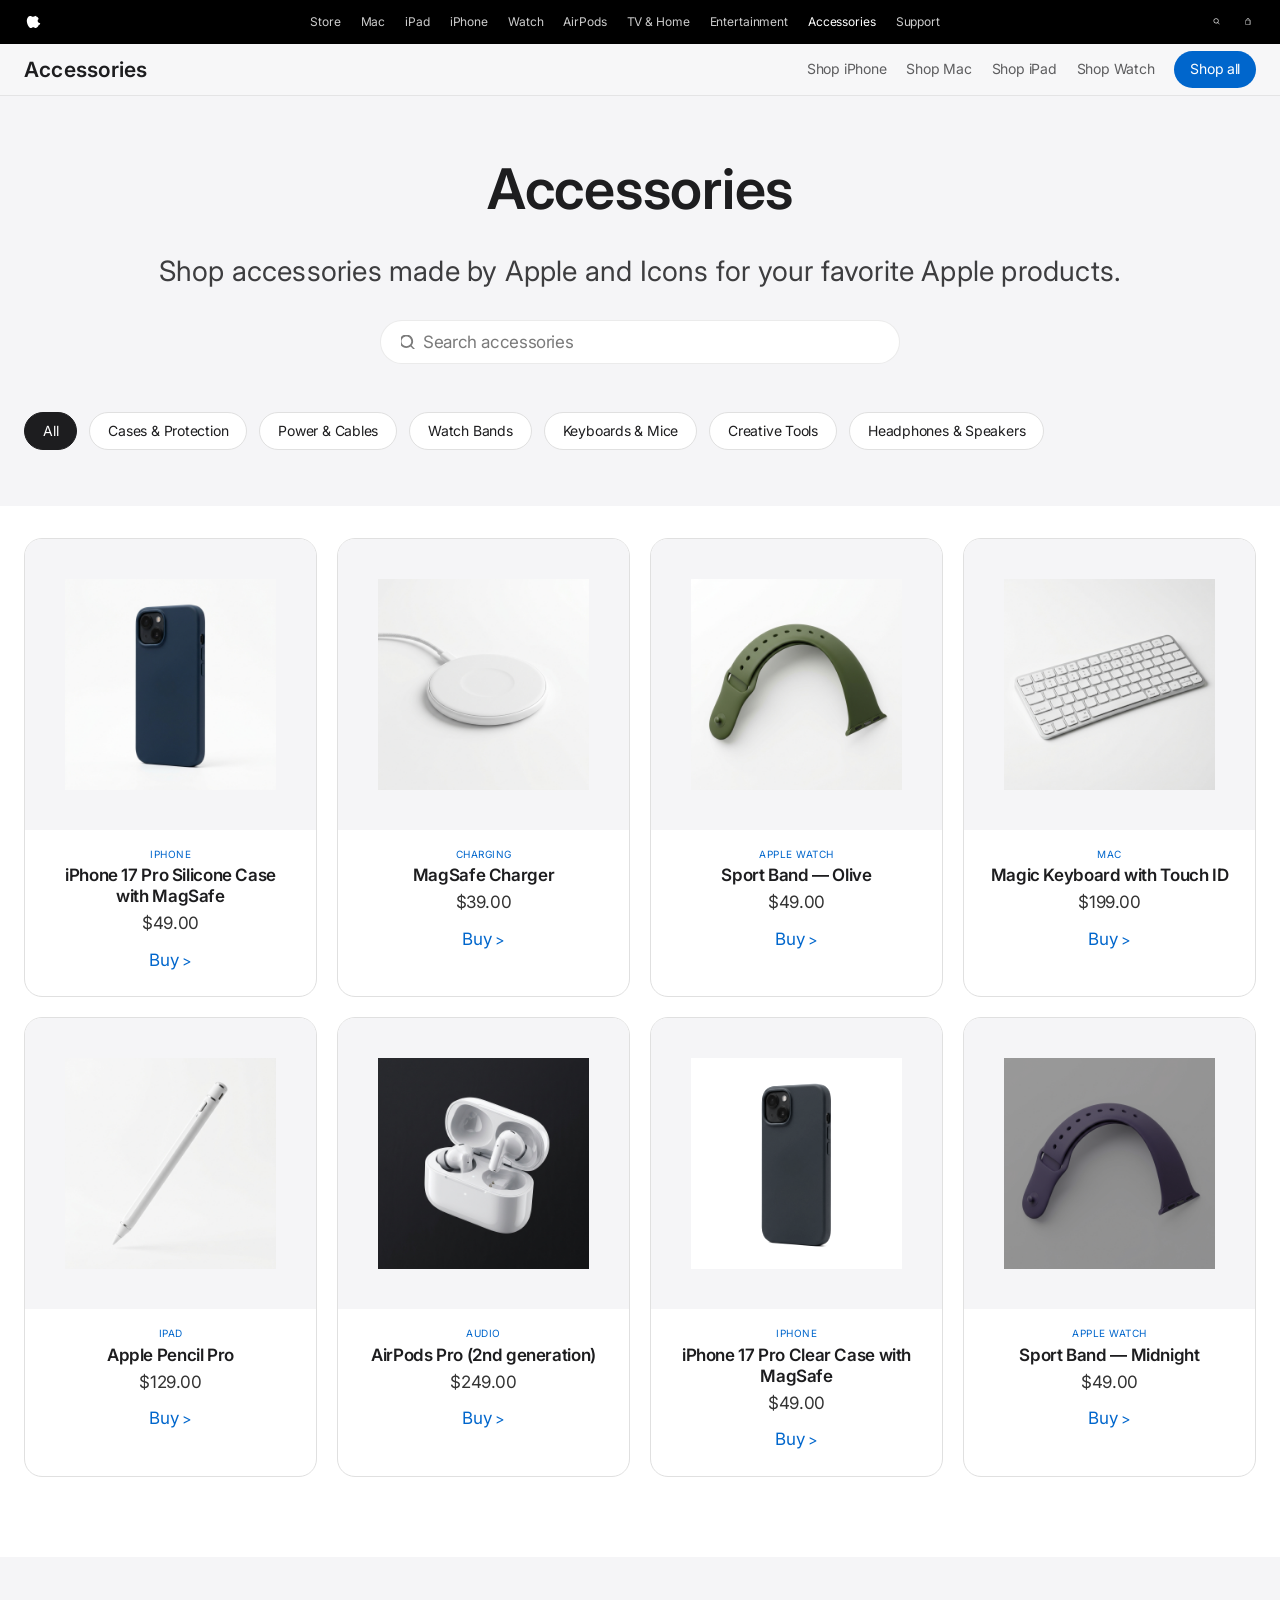
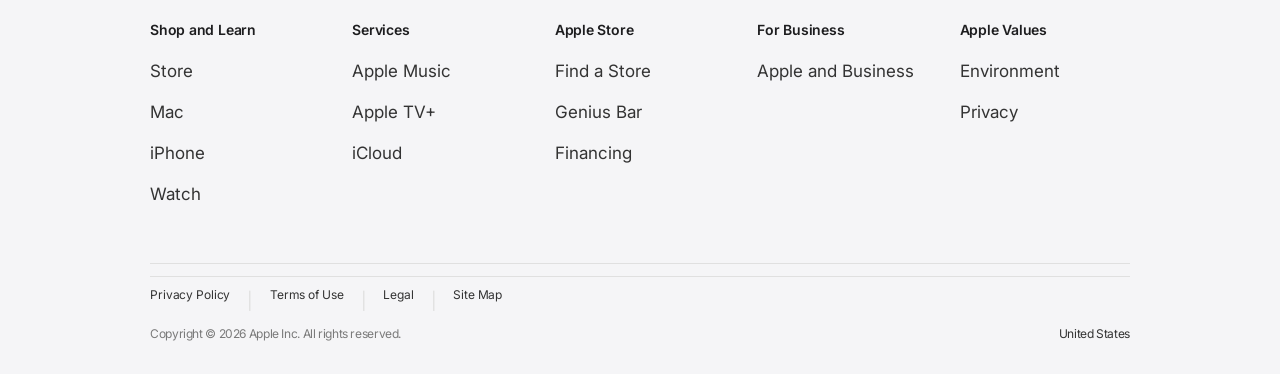
<file: accessories.html>
<!DOCTYPE html>
<html lang="en">
<head>
  <meta charset="UTF-8">
  <meta name="viewport" content="width=device-width, initial-scale=1.0">
  <title>Apple Accessories - Cases, Bands, Chargers, and More</title>
  <meta name="description" content="Shop Apple accessories for iPhone, Mac, iPad, Apple Watch, and more. Free delivery and returns.">

  <link rel="preconnect" href="https://fonts.googleapis.com">
  <link rel="preconnect" href="https://fonts.gstatic.com" crossorigin>
  <link href="https://fonts.googleapis.com/css2?family=Inter:ital,opsz,wght@0,14..32,100..900;1,14..32,100..900&display=swap" rel="stylesheet">

  <!-- Favicon & Icons -->
  <link rel="icon" href="favicon.ico" sizes="any">
  <link rel="icon" href="favicon.svg" type="image/svg+xml">
  <link rel="apple-touch-icon" href="apple-touch-icon.png">

  <link rel="stylesheet" href="css/tokens.css">
  <link rel="stylesheet" href="css/reset.css">
  <link rel="stylesheet" href="css/global.css">
  <link rel="stylesheet" href="css/components.css">
</head>
<body>

  <!-- GLOBAL NAV -->
  <nav class="global-nav" id="global-nav" aria-label="Global Navigation">
    <div class="global-nav__inner">
      <a href="index.html" class="global-nav__logo" aria-label="Apple">
        <svg viewBox="0 0 170 200" xmlns="http://www.w3.org/2000/svg" width="16" height="44">
          <path fill="currentColor" d="M150.37 130.25c-2.45 5.66-5.35 10.87-8.71 15.66-4.58 6.53-8.33 11.05-11.22 13.56-4.48 4.12-9.28 6.23-14.42 6.35-3.69 0-8.14-1.05-13.32-3.18-5.19-2.12-9.97-3.17-14.34-3.17-4.58 0-9.49 1.05-14.75 3.17-5.26 2.13-9.5 3.24-12.74 3.35-4.34.13-9.14-1.9-14.4-6.08-3.38-2.73-7.3-7.42-11.77-14.07-5.87-8.68-10.45-18.42-13.73-29.21-3.29-10.8-4.93-21.16-4.93-31.09 0-14.56 3.69-26.68 11.07-36.36 7.38-9.68 16.71-14.6 28-14.74 4.8 0 10.22 1.25 16.27 3.75 6.05 2.5 10.15 3.75 12.3 3.75 1.84 0 5.86-1.22 12.06-3.67 6.2-2.45 11.45-3.6 15.77-3.44 8.78.36 16.5 3.49 23.16 9.38 6.66 5.89 11.13 13.43 13.41 22.61-7.79 4.71-11.62 11.39-11.51 20.03.12 7.74 3.03 14.15 8.72 19.24 5.69 5.09 12.44 8.01 20.25 8.76-1.57 4.72-3.61 9.5-6.14 14.36zM119.22 31.96c0 5.48-1.98 10.6-5.94 15.36-3.96 4.76-8.8 7.6-14.52 8.52-.36-.6-.54-1.3-.54-2.1 0-5.26 2.06-10.37 6.18-15.34 4.12-4.97 9.1-7.77 14.94-8.4.12.65.18 1.3.18 1.96z"/>
        </svg>
      </a>
      <div class="global-nav__links" id="nav-links">
        <a href="store.html" class="global-nav__link">Store</a>
        <a href="#" class="global-nav__link">Mac</a>
        <a href="#" class="global-nav__link">iPad</a>
        <a href="iphone.html" class="global-nav__link">iPhone</a>
        <a href="#" class="global-nav__link">Watch</a>
        <a href="#" class="global-nav__link">AirPods</a>
        <a href="#" class="global-nav__link">TV & Home</a>
        <a href="#" class="global-nav__link">Entertainment</a>
        <a href="accessories.html" class="global-nav__link global-nav__link--active">Accessories</a>
        <a href="#" class="global-nav__link">Support</a>
      </div>
      <div class="global-nav__actions">
        <a href="#" class="global-nav__action" aria-label="Search">
          <svg viewBox="0 0 15 44" xmlns="http://www.w3.org/2000/svg"><path d="M14.298 27.202l-3.87-3.87c.96-1.28 1.572-2.86 1.572-4.582C12 14.56 8.94 11.5 4.75 11.5S-2.5 14.56-2.5 18.75s3.06 7.25 7.25 7.25c1.722 0 3.302-.612 4.582-1.572l3.87 3.87c.18.18.418.27.654.27s.476-.09.656-.27c.36-.36.36-.948-.004-1.308zM4.75 24c-2.898 0-5.25-2.352-5.25-5.25S1.852 13.5 4.75 13.5 10 15.852 10 18.75 7.648 24 4.75 24z" transform="translate(3)"/></svg>
        </a>
        <a href="#" class="global-nav__action" aria-label="Shopping Bag">
          <svg viewBox="0 0 14 44" xmlns="http://www.w3.org/2000/svg"><path d="M11.3 16h-1.06c-.1-2.24-1.88-4-4.24-4s-4.14 1.76-4.24 4H.7c-.94 0-1.7.76-1.7 1.7v10.6c0 .94.76 1.7 1.7 1.7h10.6c.94 0 1.7-.76 1.7-1.7V17.7c0-.94-.76-1.7-1.7-1.7zM6 13.5c1.6 0 2.9 1.24 3 2.5H3c.1-1.26 1.4-2.5 3-2.5zm5.3 14.8c0 .14-.16.3-.3.3H.7c-.14 0-.3-.16-.3-.3V17.7c0-.14.16-.3.3-.3h1.06v1.34c0 .28.22.5.5.5s.5-.22.5-.5V17.4h5.48v1.34c0 .28.22.5.5.5s.5-.22.5-.5V17.4h1.06c.14 0 .3.16.3.3v10.6z" transform="translate(1)"/></svg>
        </a>
        <button class="global-nav__hamburger" id="nav-hamburger" aria-label="Menu" aria-expanded="false">
          <svg viewBox="0 0 18 18" xmlns="http://www.w3.org/2000/svg"><path d="M0 3h18v1.5H0zM0 8.25h18v1.5H0zM0 13.5h18V15H0z"/></svg>
        </button>
      </div>
    </div>
  </nav>

  <div class="global-nav__mobile-tray" id="mobile-tray">
    <a href="store.html" class="global-nav__mobile-link">Store</a>
    <a href="#" class="global-nav__mobile-link">Mac</a>
    <a href="#" class="global-nav__mobile-link">iPad</a>
    <a href="iphone.html" class="global-nav__mobile-link">iPhone</a>
    <a href="#" class="global-nav__mobile-link">Watch</a>
    <a href="#" class="global-nav__mobile-link">AirPods</a>
    <a href="#" class="global-nav__mobile-link">TV & Home</a>
    <a href="#" class="global-nav__mobile-link">Entertainment</a>
    <a href="accessories.html" class="global-nav__mobile-link">Accessories</a>
    <a href="#" class="global-nav__mobile-link">Support</a>
  </div>

  <!-- SUB NAV -->
  <div class="sub-nav" id="sub-nav">
    <div class="sub-nav__inner">
      <a href="accessories.html" class="sub-nav__title">Accessories</a>
      <div class="sub-nav__right">
        <a href="#" class="sub-nav__link">Shop iPhone</a>
        <a href="#" class="sub-nav__link">Shop Mac</a>
        <a href="#" class="sub-nav__link">Shop iPad</a>
        <a href="#" class="sub-nav__link">Shop Watch</a>
        <a href="store.html" class="btn-primary btn-primary--sm">Shop all</a>
      </div>
    </div>
  </div>

  <!-- MAIN CONTENT -->
  <main class="main-content">

    <!-- Hero Section -->
    <section class="tile tile--parchment" style="padding: 64px 24px 32px; min-height: auto;">
      <div class="tile__content" style="max-width: var(--width-grid);">
        <h1 class="tile__headline tile__headline--hero" style="margin-bottom: 24px;">Accessories</h1>
        <p class="tile__tagline">Shop accessories made by Apple and Icons for your favorite Apple products.</p>
      </div>
    </section>

    <!-- Search & Filter -->
    <section style="background-color: var(--color-canvas-parchment); padding: 0 24px 32px;">
      <div style="max-width: var(--width-grid); margin: 0 auto;">
        <!-- Search -->
        <div class="search-input" id="accessories-search" style="margin: 0 auto 24px;">
          <div class="search-input__icon">
            <svg viewBox="0 0 15 15" xmlns="http://www.w3.org/2000/svg"><path d="M14.298 13.202l-3.87-3.87c.96-1.28 1.572-2.86 1.572-4.582C12 .56 8.94-2.5 4.75-2.5S-2.5.56-2.5 4.75s3.06 7.25 7.25 7.25c1.722 0 3.302-.612 4.582-1.572l3.87 3.87c.18.18.418.27.654.27s.476-.09.656-.27c.36-.36.36-.948-.004-1.308zM4.75 10c-2.898 0-5.25-2.352-5.25-5.25S1.852-.5 4.75-.5 10 1.852 10 4.75 7.648 10 4.75 10z" transform="translate(1 2)"/></svg>
          </div>
          <input type="text" class="search-input__field" placeholder="Search accessories" id="search-field" autocomplete="off">
        </div>

        <!-- Category Filter -->
        <div class="category-bar" id="category-bar">
          <button class="category-pill category-pill--active" data-category="all" id="filter-all">All</button>
          <button class="category-pill" data-category="cases" id="filter-cases">Cases & Protection</button>
          <button class="category-pill" data-category="charging" id="filter-charging">Power & Cables</button>
          <button class="category-pill" data-category="bands" id="filter-bands">Watch Bands</button>
          <button class="category-pill" data-category="input" id="filter-input">Keyboards & Mice</button>
          <button class="category-pill" data-category="creative" id="filter-creative">Creative Tools</button>
          <button class="category-pill" data-category="audio" id="filter-audio">Headphones & Speakers</button>
        </div>
      </div>
    </section>

    <!-- Accessories Grid -->
    <section class="tile tile--light" style="padding: 32px 24px 80px; min-height: auto;">
      <div style="max-width: var(--width-grid); margin: 0 auto; width: 100%;">
        <div class="utility-grid utility-grid--4" id="accessories-grid" style="padding: 0;">

          <!-- Case - Midnight Blue -->
          <article class="accessory-card fade-in" data-category="cases" id="acc-case-blue">
            <div class="accessory-card__image-wrapper">
              <img src="assets/accessory-case.png" alt="iPhone 17 Pro Silicone Case - Midnight Blue" class="accessory-card__image" loading="lazy">
            </div>
            <div class="accessory-card__info">
              <p class="accessory-card__category">iPhone</p>
              <h3 class="accessory-card__name">iPhone 17 Pro Silicone Case with MagSafe</h3>
              <p class="accessory-card__price">$49.00</p>
              <a href="#" class="text-link text-link--chevron">Buy</a>
            </div>
          </article>

          <!-- Charger -->
          <article class="accessory-card fade-in" data-category="charging" id="acc-charger">
            <div class="accessory-card__image-wrapper">
              <img src="assets/accessory-charger.png" alt="MagSafe Charger" class="accessory-card__image" loading="lazy">
            </div>
            <div class="accessory-card__info">
              <p class="accessory-card__category">Charging</p>
              <h3 class="accessory-card__name">MagSafe Charger</h3>
              <p class="accessory-card__price">$39.00</p>
              <a href="#" class="text-link text-link--chevron">Buy</a>
            </div>
          </article>

          <!-- Watch Band -->
          <article class="accessory-card fade-in" data-category="bands" id="acc-band-olive">
            <div class="accessory-card__image-wrapper">
              <img src="assets/accessory-band.png" alt="Sport Band - Olive" class="accessory-card__image" loading="lazy">
            </div>
            <div class="accessory-card__info">
              <p class="accessory-card__category">Apple Watch</p>
              <h3 class="accessory-card__name">Sport Band — Olive</h3>
              <p class="accessory-card__price">$49.00</p>
              <a href="#" class="text-link text-link--chevron">Buy</a>
            </div>
          </article>

          <!-- Keyboard -->
          <article class="accessory-card fade-in" data-category="input" id="acc-keyboard">
            <div class="accessory-card__image-wrapper">
              <img src="assets/accessory-keyboard.png" alt="Magic Keyboard" class="accessory-card__image" loading="lazy">
            </div>
            <div class="accessory-card__info">
              <p class="accessory-card__category">Mac</p>
              <h3 class="accessory-card__name">Magic Keyboard with Touch ID</h3>
              <p class="accessory-card__price">$199.00</p>
              <a href="#" class="text-link text-link--chevron">Buy</a>
            </div>
          </article>

          <!-- Pencil -->
          <article class="accessory-card fade-in" data-category="creative" id="acc-pencil">
            <div class="accessory-card__image-wrapper">
              <img src="assets/accessory-pencil.png" alt="Apple Pencil Pro" class="accessory-card__image" loading="lazy">
            </div>
            <div class="accessory-card__info">
              <p class="accessory-card__category">iPad</p>
              <h3 class="accessory-card__name">Apple Pencil Pro</h3>
              <p class="accessory-card__price">$129.00</p>
              <a href="#" class="text-link text-link--chevron">Buy</a>
            </div>
          </article>

          <!-- AirPods -->
          <article class="accessory-card fade-in" data-category="audio" id="acc-airpods">
            <div class="accessory-card__image-wrapper">
              <img src="assets/airpods-hero.png" alt="AirPods Pro" class="accessory-card__image" loading="lazy">
            </div>
            <div class="accessory-card__info">
              <p class="accessory-card__category">Audio</p>
              <h3 class="accessory-card__name">AirPods Pro (2nd generation)</h3>
              <p class="accessory-card__price">$249.00</p>
              <a href="#" class="text-link text-link--chevron">Buy</a>
            </div>
          </article>

          <!-- Case 2 - reuse with different name -->
          <article class="accessory-card fade-in" data-category="cases" id="acc-case-clear">
            <div class="accessory-card__image-wrapper">
              <img src="assets/accessory-case.png" alt="Clear Case with MagSafe" class="accessory-card__image" loading="lazy" style="filter: brightness(1.15) saturate(0.3);">
            </div>
            <div class="accessory-card__info">
              <p class="accessory-card__category">iPhone</p>
              <h3 class="accessory-card__name">iPhone 17 Pro Clear Case with MagSafe</h3>
              <p class="accessory-card__price">$49.00</p>
              <a href="#" class="text-link text-link--chevron">Buy</a>
            </div>
          </article>

          <!-- Band 2 -->
          <article class="accessory-card fade-in" data-category="bands" id="acc-band-midnight">
            <div class="accessory-card__image-wrapper">
              <img src="assets/accessory-band.png" alt="Sport Band - Midnight" class="accessory-card__image" loading="lazy" style="filter: hue-rotate(180deg) brightness(0.6);">
            </div>
            <div class="accessory-card__info">
              <p class="accessory-card__category">Apple Watch</p>
              <h3 class="accessory-card__name">Sport Band — Midnight</h3>
              <p class="accessory-card__price">$49.00</p>
              <a href="#" class="text-link text-link--chevron">Buy</a>
            </div>
          </article>

        </div>
      </div>
    </section>

  </main>

  <!-- FOOTER -->
  <footer class="footer" id="site-footer">
    <div class="footer__inner">
      <div class="footer__columns">
        <div class="footer__column">
          <h3 class="footer__column-title">Shop and Learn</h3>
          <a href="store.html" class="footer__link">Store</a>
          <a href="#" class="footer__link">Mac</a>
          <a href="iphone.html" class="footer__link">iPhone</a>
          <a href="#" class="footer__link">Watch</a>
        </div>
        <div class="footer__column">
          <h3 class="footer__column-title">Services</h3>
          <a href="#" class="footer__link">Apple Music</a>
          <a href="#" class="footer__link">Apple TV+</a>
          <a href="#" class="footer__link">iCloud</a>
        </div>
        <div class="footer__column">
          <h3 class="footer__column-title">Apple Store</h3>
          <a href="#" class="footer__link">Find a Store</a>
          <a href="#" class="footer__link">Genius Bar</a>
          <a href="#" class="footer__link">Financing</a>
        </div>
        <div class="footer__column">
          <h3 class="footer__column-title">For Business</h3>
          <a href="#" class="footer__link">Apple and Business</a>
        </div>
        <div class="footer__column">
          <h3 class="footer__column-title">Apple Values</h3>
          <a href="environment.html" class="footer__link">Environment</a>
          <a href="#" class="footer__link">Privacy</a>
        </div>
      </div>
      <div class="footer__legal-links">
        <a href="#" class="footer__legal-link">Privacy Policy</a>
        <span class="footer__legal-separator">|</span>
        <a href="#" class="footer__legal-link">Terms of Use</a>
        <span class="footer__legal-separator">|</span>
        <a href="#" class="footer__legal-link">Legal</a>
        <span class="footer__legal-separator">|</span>
        <a href="#" class="footer__legal-link">Site Map</a>
      </div>
      <div class="footer__copyright">
        <p class="footer__copyright-text">Copyright &copy; 2026 Apple Inc. All rights reserved.</p>
        <a href="#" class="footer__country">United States</a>
      </div>
    </div>
  </footer>

  <script src="js/nav.js"></script>
  <script src="js/main.js"></script>
</body>
</html>
</file>
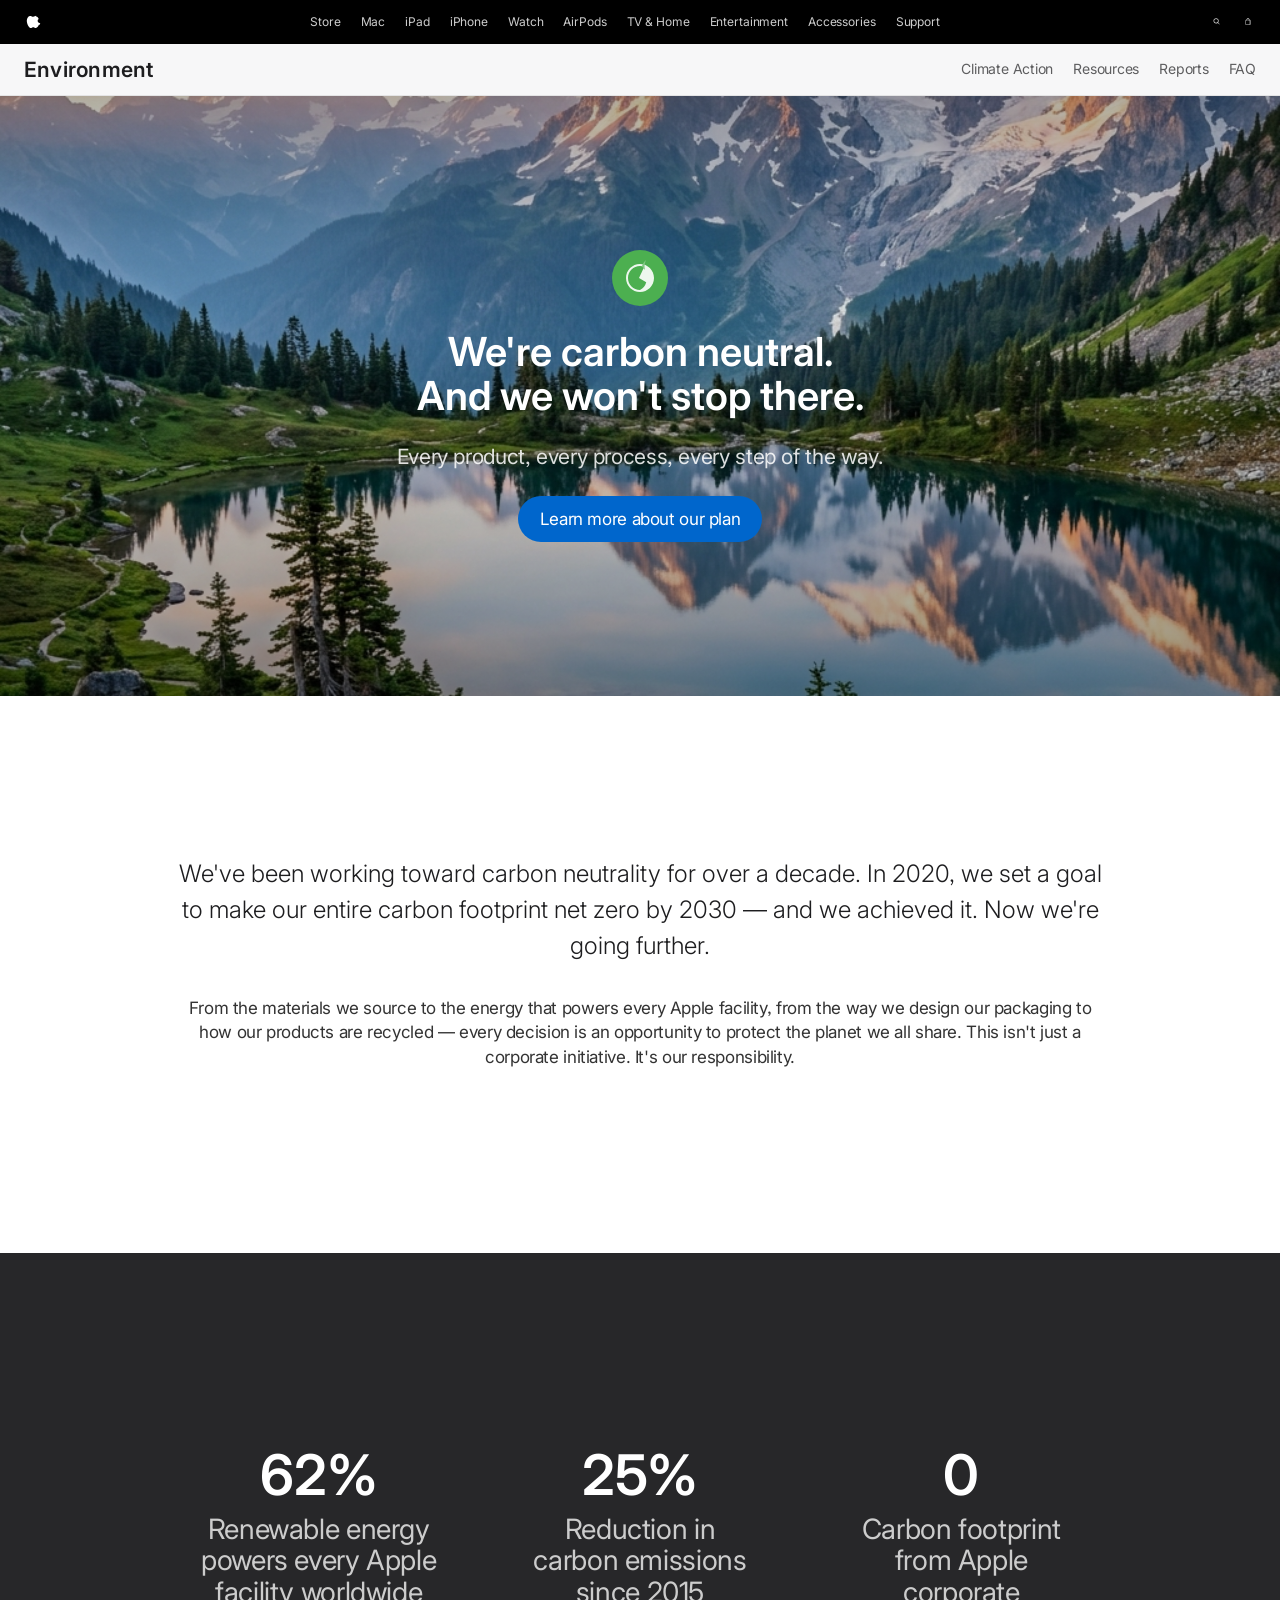
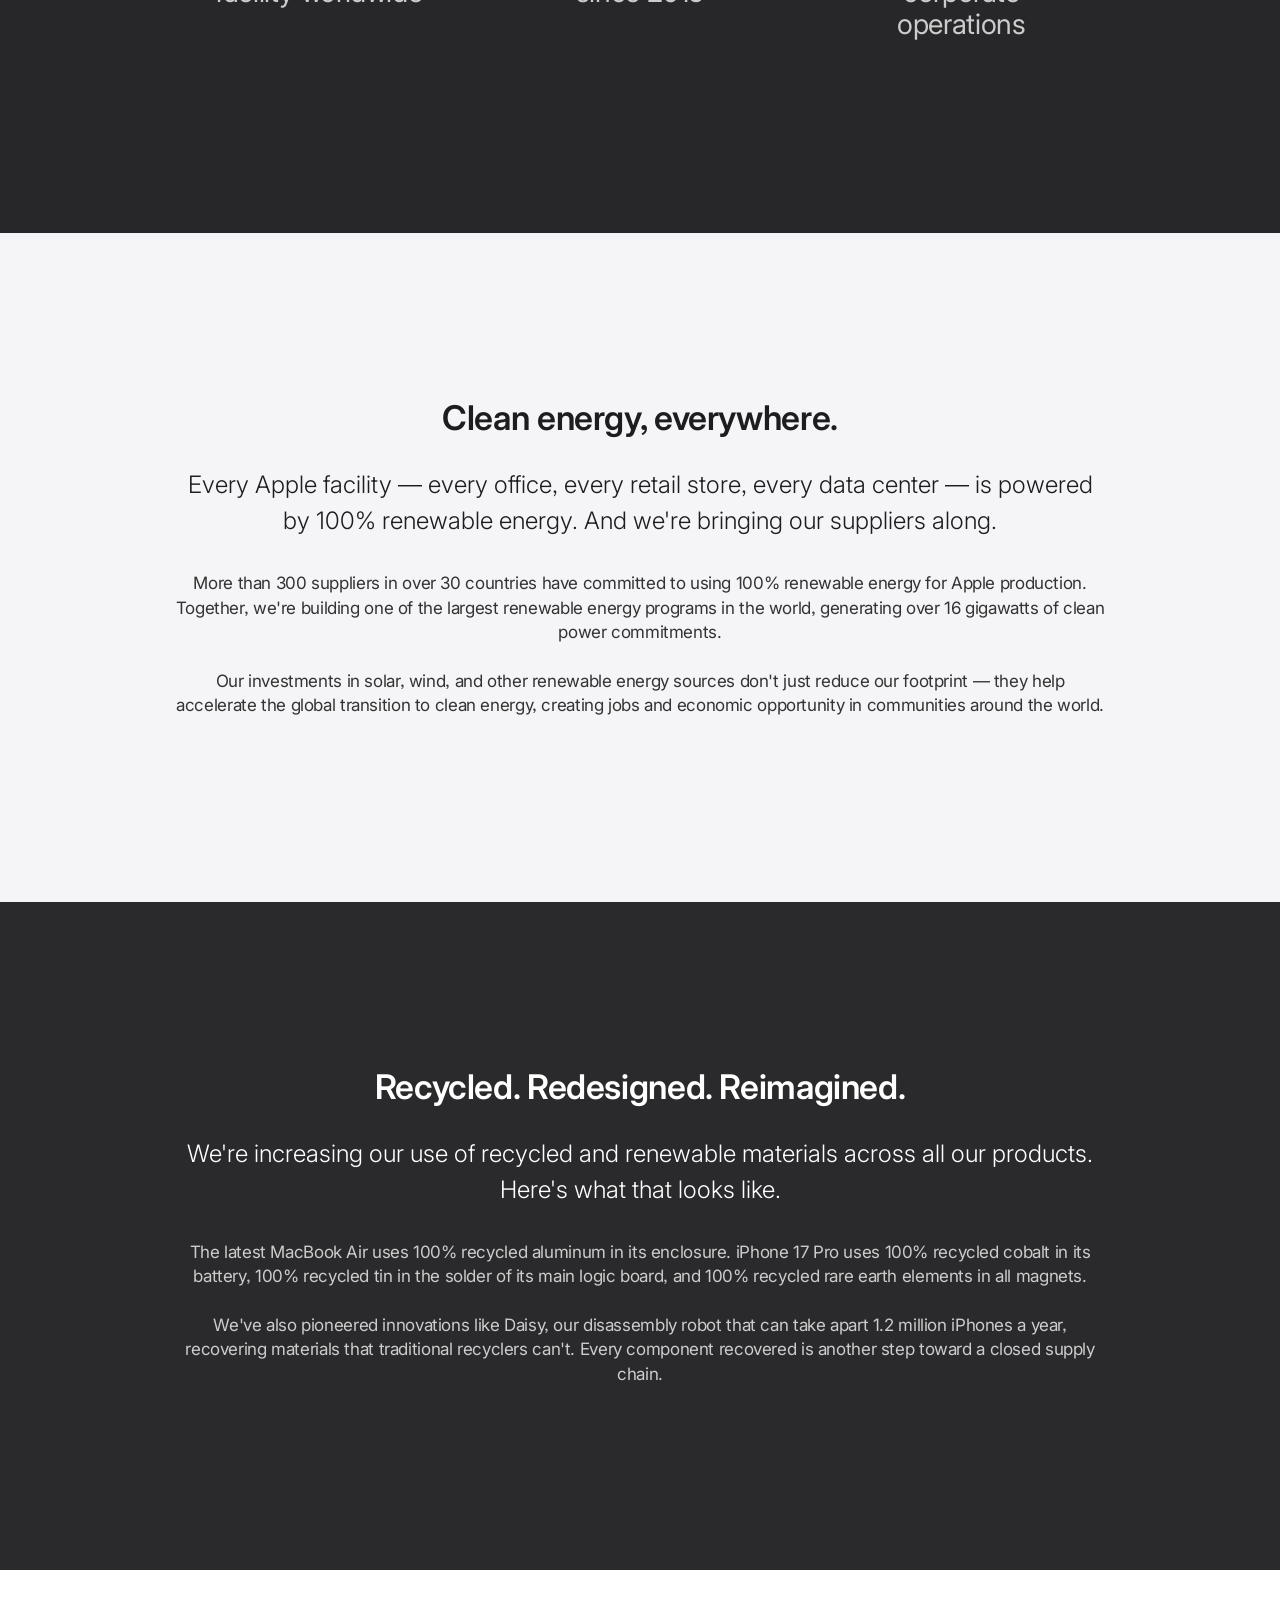
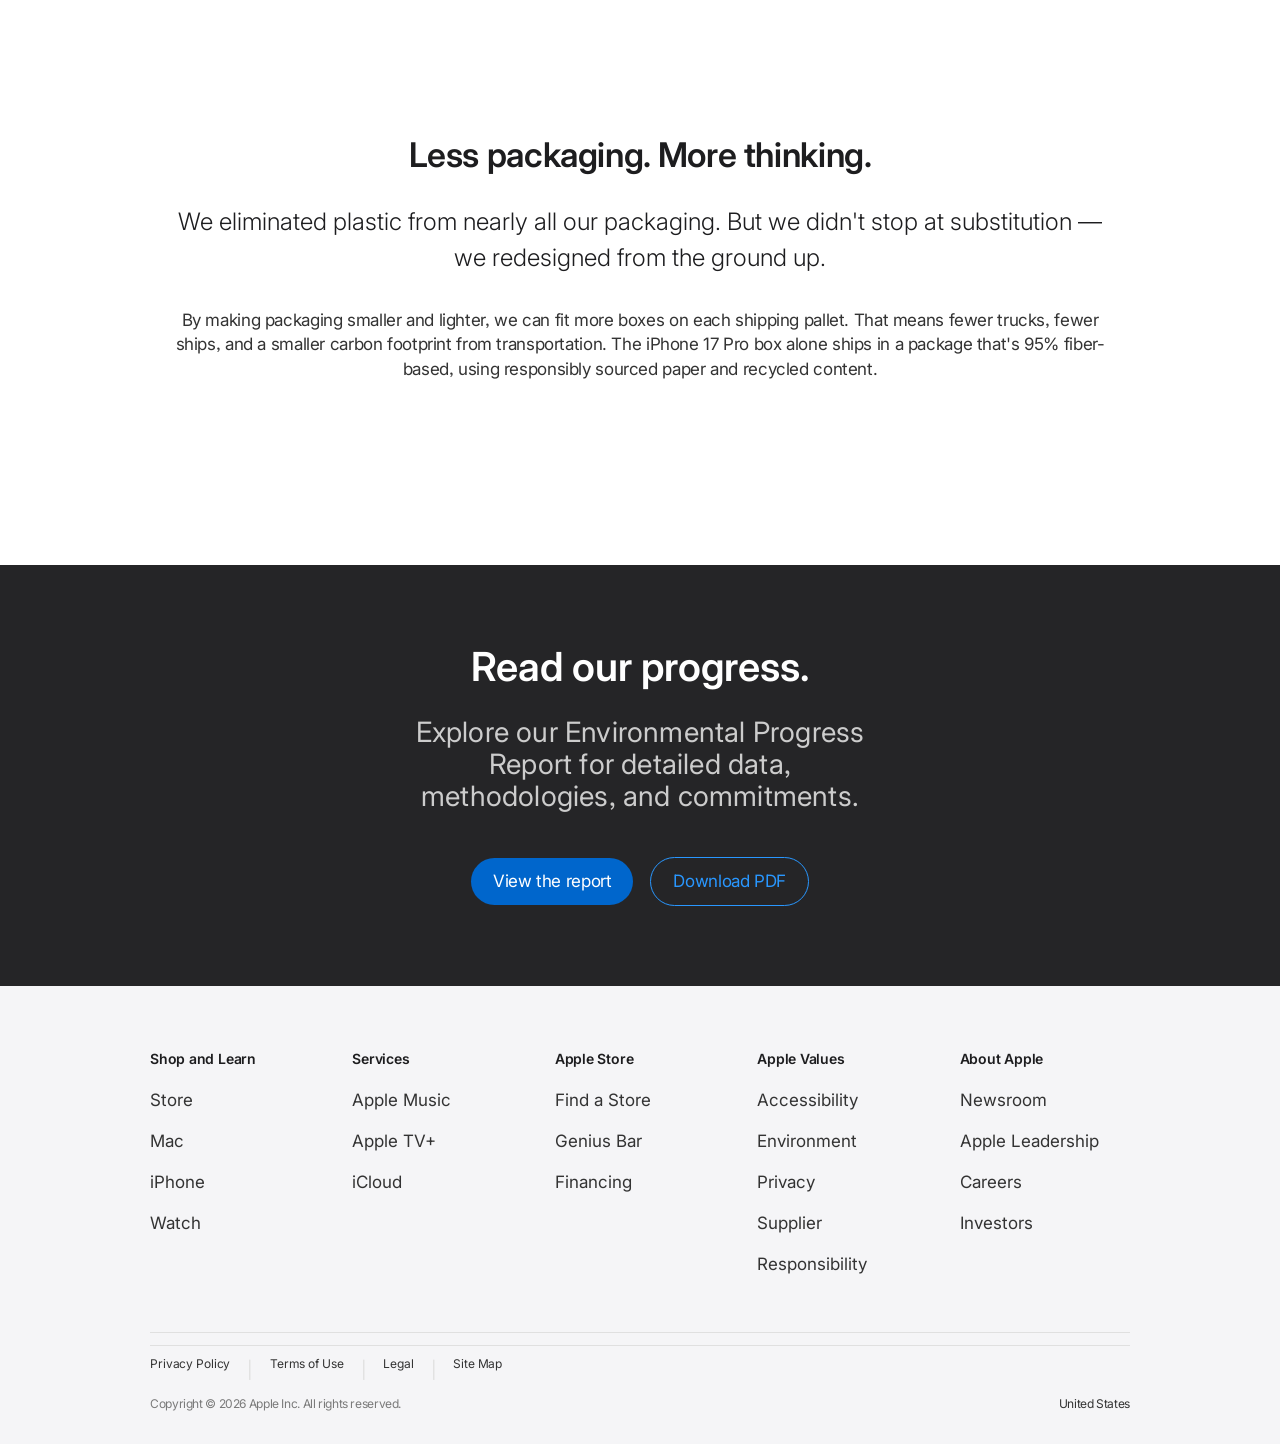
<file: environment.html>
<!DOCTYPE html>
<html lang="en">
<head>
  <meta charset="UTF-8">
  <meta name="viewport" content="width=device-width, initial-scale=1.0">
  <title>Environment - Apple</title>
  <meta name="description" content="Apple is committed to being carbon neutral across its entire business by 2030. Learn about Apple's environmental initiatives and progress.">

  <link rel="preconnect" href="https://fonts.googleapis.com">
  <link rel="preconnect" href="https://fonts.gstatic.com" crossorigin>
  <link href="https://fonts.googleapis.com/css2?family=Inter:ital,opsz,wght@0,14..32,100..900;1,14..32,100..900&display=swap" rel="stylesheet">

  <!-- Favicon & Icons -->
  <link rel="icon" href="favicon.ico" sizes="any">
  <link rel="icon" href="favicon.svg" type="image/svg+xml">
  <link rel="apple-touch-icon" href="apple-touch-icon.png">

  <link rel="stylesheet" href="css/tokens.css">
  <link rel="stylesheet" href="css/reset.css">
  <link rel="stylesheet" href="css/global.css">
  <link rel="stylesheet" href="css/components.css">
</head>
<body>

  <!-- GLOBAL NAV -->
  <nav class="global-nav" id="global-nav" aria-label="Global Navigation">
    <div class="global-nav__inner">
      <a href="index.html" class="global-nav__logo" aria-label="Apple">
        <svg viewBox="0 0 170 200" xmlns="http://www.w3.org/2000/svg" width="16" height="44">
          <path fill="currentColor" d="M150.37 130.25c-2.45 5.66-5.35 10.87-8.71 15.66-4.58 6.53-8.33 11.05-11.22 13.56-4.48 4.12-9.28 6.23-14.42 6.35-3.69 0-8.14-1.05-13.32-3.18-5.19-2.12-9.97-3.17-14.34-3.17-4.58 0-9.49 1.05-14.75 3.17-5.26 2.13-9.5 3.24-12.74 3.35-4.34.13-9.14-1.9-14.4-6.08-3.38-2.73-7.3-7.42-11.77-14.07-5.87-8.68-10.45-18.42-13.73-29.21-3.29-10.8-4.93-21.16-4.93-31.09 0-14.56 3.69-26.68 11.07-36.36 7.38-9.68 16.71-14.6 28-14.74 4.8 0 10.22 1.25 16.27 3.75 6.05 2.5 10.15 3.75 12.3 3.75 1.84 0 5.86-1.22 12.06-3.67 6.2-2.45 11.45-3.6 15.77-3.44 8.78.36 16.5 3.49 23.16 9.38 6.66 5.89 11.13 13.43 13.41 22.61-7.79 4.71-11.62 11.39-11.51 20.03.12 7.74 3.03 14.15 8.72 19.24 5.69 5.09 12.44 8.01 20.25 8.76-1.57 4.72-3.61 9.5-6.14 14.36zM119.22 31.96c0 5.48-1.98 10.6-5.94 15.36-3.96 4.76-8.8 7.6-14.52 8.52-.36-.6-.54-1.3-.54-2.1 0-5.26 2.06-10.37 6.18-15.34 4.12-4.97 9.1-7.77 14.94-8.4.12.65.18 1.3.18 1.96z"/>
        </svg>
      </a>
      <div class="global-nav__links" id="nav-links">
        <a href="store.html" class="global-nav__link">Store</a>
        <a href="#" class="global-nav__link">Mac</a>
        <a href="#" class="global-nav__link">iPad</a>
        <a href="iphone.html" class="global-nav__link">iPhone</a>
        <a href="#" class="global-nav__link">Watch</a>
        <a href="#" class="global-nav__link">AirPods</a>
        <a href="#" class="global-nav__link">TV & Home</a>
        <a href="#" class="global-nav__link">Entertainment</a>
        <a href="accessories.html" class="global-nav__link">Accessories</a>
        <a href="#" class="global-nav__link">Support</a>
      </div>
      <div class="global-nav__actions">
        <a href="#" class="global-nav__action" aria-label="Search">
          <svg viewBox="0 0 15 44" xmlns="http://www.w3.org/2000/svg"><path d="M14.298 27.202l-3.87-3.87c.96-1.28 1.572-2.86 1.572-4.582C12 14.56 8.94 11.5 4.75 11.5S-2.5 14.56-2.5 18.75s3.06 7.25 7.25 7.25c1.722 0 3.302-.612 4.582-1.572l3.87 3.87c.18.18.418.27.654.27s.476-.09.656-.27c.36-.36.36-.948-.004-1.308zM4.75 24c-2.898 0-5.25-2.352-5.25-5.25S1.852 13.5 4.75 13.5 10 15.852 10 18.75 7.648 24 4.75 24z" transform="translate(3)"/></svg>
        </a>
        <a href="#" class="global-nav__action" aria-label="Shopping Bag">
          <svg viewBox="0 0 14 44" xmlns="http://www.w3.org/2000/svg"><path d="M11.3 16h-1.06c-.1-2.24-1.88-4-4.24-4s-4.14 1.76-4.24 4H.7c-.94 0-1.7.76-1.7 1.7v10.6c0 .94.76 1.7 1.7 1.7h10.6c.94 0 1.7-.76 1.7-1.7V17.7c0-.94-.76-1.7-1.7-1.7zM6 13.5c1.6 0 2.9 1.24 3 2.5H3c.1-1.26 1.4-2.5 3-2.5zm5.3 14.8c0 .14-.16.3-.3.3H.7c-.14 0-.3-.16-.3-.3V17.7c0-.14.16-.3.3-.3h1.06v1.34c0 .28.22.5.5.5s.5-.22.5-.5V17.4h5.48v1.34c0 .28.22.5.5.5s.5-.22.5-.5V17.4h1.06c.14 0 .3.16.3.3v10.6z" transform="translate(1)"/></svg>
        </a>
        <button class="global-nav__hamburger" id="nav-hamburger" aria-label="Menu" aria-expanded="false">
          <svg viewBox="0 0 18 18" xmlns="http://www.w3.org/2000/svg"><path d="M0 3h18v1.5H0zM0 8.25h18v1.5H0zM0 13.5h18V15H0z"/></svg>
        </button>
      </div>
    </div>
  </nav>

  <div class="global-nav__mobile-tray" id="mobile-tray">
    <a href="store.html" class="global-nav__mobile-link">Store</a>
    <a href="#" class="global-nav__mobile-link">Mac</a>
    <a href="#" class="global-nav__mobile-link">iPad</a>
    <a href="iphone.html" class="global-nav__mobile-link">iPhone</a>
    <a href="#" class="global-nav__mobile-link">Watch</a>
    <a href="#" class="global-nav__mobile-link">AirPods</a>
    <a href="#" class="global-nav__mobile-link">TV & Home</a>
    <a href="#" class="global-nav__mobile-link">Entertainment</a>
    <a href="accessories.html" class="global-nav__mobile-link">Accessories</a>
    <a href="#" class="global-nav__mobile-link">Support</a>
  </div>

  <!-- SUB NAV -->
  <div class="sub-nav" id="sub-nav">
    <div class="sub-nav__inner">
      <a href="environment.html" class="sub-nav__title">Environment</a>
      <div class="sub-nav__right">
        <a href="#" class="sub-nav__link">Climate Action</a>
        <a href="#" class="sub-nav__link">Resources</a>
        <a href="#" class="sub-nav__link">Reports</a>
        <a href="#" class="sub-nav__link">FAQ</a>
      </div>
    </div>
  </div>

  <!-- MAIN CONTENT -->
  <main class="main-content">

    <!-- Environment Hero (Quote Card with photographic backdrop) -->
    <section class="env-quote-card" id="env-hero" style="background-image: url('assets/environment-hero.png');">
      <div class="env-quote-card__content fade-in">
        <!-- Apple 2030 Logo (Leaf icon) -->
        <div class="env-quote-card__logo">
          <svg viewBox="0 0 56 56" fill="none" xmlns="http://www.w3.org/2000/svg" width="56" height="56">
            <circle cx="28" cy="28" r="28" fill="#4CAF50"/>
            <path d="M28 14c-7.732 0-14 6.268-14 14s6.268 14 14 14 14-6.268 14-14-6.268-14-14-14zm0 26c-6.627 0-12-5.373-12-12s5.373-12 12-12c1.5 0 2.938.276 4.264.78L27 28l7.22 4.264A11.94 11.94 0 0128 40z" fill="white" opacity="0.9"/>
            <path d="M30 16.5c0-1.5 1.5-4.5 4-6.5-1 2.5-1.5 5-1.5 6.5s.5 3 .5 3-1.5-.5-2-1.5-.5-1.5-1-1.5z" fill="#81C784"/>
          </svg>
        </div>
        <h1 class="env-quote-card__headline">We're carbon neutral.<br>And we won't stop there.</h1>
        <p style="font-size: 21px; opacity: 0.85; margin-bottom: 24px; max-width: 600px; margin-left: auto; margin-right: auto;">Every product, every process, every step of the way.</p>
        <a href="#learn-more" class="btn-primary">Learn more about our plan</a>
      </div>
    </section>

    <!-- Editorial: Introduction -->
    <section class="tile tile--light" style="min-height: auto;">
      <div class="editorial fade-in">
        <p class="editorial__lead">
          We've been working toward carbon neutrality for over a decade. In 2020, we set a goal to make our entire carbon footprint net zero by 2030 — and we achieved it. Now we're going further.
        </p>
        <p class="editorial__body">
          From the materials we source to the energy that powers every Apple facility, from the way we design our packaging to how our products are recycled — every decision is an opportunity to protect the planet we all share. This isn't just a corporate initiative. It's our responsibility.
        </p>
      </div>
    </section>

    <!-- Stats Section (Dark tile) -->
    <section class="tile tile--dark fade-in" id="env-stats">
      <div style="max-width: var(--width-content); width: 100%; margin: 0 auto; display: grid; grid-template-columns: repeat(3, 1fr); gap: 32px; padding: 0 24px;">
        <div class="editorial__stat">
          <span class="editorial__stat-number" style="color: var(--color-body-on-dark);">100%</span>
          <span class="editorial__stat-label" style="color: var(--color-body-muted);">Renewable energy powers every Apple facility worldwide</span>
        </div>
        <div class="editorial__stat">
          <span class="editorial__stat-number" style="color: var(--color-body-on-dark);">40%</span>
          <span class="editorial__stat-label" style="color: var(--color-body-muted);">Reduction in carbon emissions since 2015</span>
        </div>
        <div class="editorial__stat">
          <span class="editorial__stat-number" style="color: var(--color-body-on-dark);">0</span>
          <span class="editorial__stat-label" style="color: var(--color-body-muted);">Carbon footprint from Apple corporate operations</span>
        </div>
      </div>
    </section>

    <!-- Editorial: Clean Energy -->
    <section class="tile tile--parchment" style="min-height: auto;">
      <div class="editorial fade-in">
        <h2 class="editorial__heading">Clean energy, everywhere.</h2>
        <p class="editorial__lead">
          Every Apple facility — every office, every retail store, every data center — is powered by 100% renewable energy. And we're bringing our suppliers along.
        </p>
        <p class="editorial__body">
          More than 300 suppliers in over 30 countries have committed to using 100% renewable energy for Apple production. Together, we're building one of the largest renewable energy programs in the world, generating over 16 gigawatts of clean power commitments.
        </p>
        <p class="editorial__body">
          Our investments in solar, wind, and other renewable energy sources don't just reduce our footprint — they help accelerate the global transition to clean energy, creating jobs and economic opportunity in communities around the world.
        </p>
      </div>
    </section>

    <!-- Editorial: Materials -->
    <section class="tile tile--dark-2 fade-in" style="min-height: auto;">
      <div class="editorial" style="color: var(--color-body-on-dark);">
        <h2 class="editorial__heading" style="color: var(--color-body-on-dark);">Recycled. Redesigned. Reimagined.</h2>
        <p class="editorial__lead" style="color: var(--color-body-on-dark);">
          We're increasing our use of recycled and renewable materials across all our products. Here's what that looks like.
        </p>
        <p class="editorial__body" style="color: var(--color-body-muted);">
          The latest MacBook Air uses 100% recycled aluminum in its enclosure. iPhone 17 Pro uses 100% recycled cobalt in its battery, 100% recycled tin in the solder of its main logic board, and 100% recycled rare earth elements in all magnets.
        </p>
        <p class="editorial__body" style="color: var(--color-body-muted);">
          We've also pioneered innovations like Daisy, our disassembly robot that can take apart 1.2 million iPhones a year, recovering materials that traditional recyclers can't. Every component recovered is another step toward a closed supply chain.
        </p>
      </div>
    </section>

    <!-- Editorial: Packaging -->
    <section class="tile tile--light" style="min-height: auto;">
      <div class="editorial fade-in">
        <h2 class="editorial__heading">Less packaging. More thinking.</h2>
        <p class="editorial__lead">
          We eliminated plastic from nearly all our packaging. But we didn't stop at substitution — we redesigned from the ground up.
        </p>
        <p class="editorial__body">
          By making packaging smaller and lighter, we can fit more boxes on each shipping pallet. That means fewer trucks, fewer ships, and a smaller carbon footprint from transportation. The iPhone 17 Pro box alone ships in a package that's 95% fiber-based, using responsibly sourced paper and recycled content.
        </p>
      </div>
    </section>

    <!-- CTA Section -->
    <section class="tile tile--dark-3 fade-in" id="env-cta" style="min-height: 400px;">
      <div class="tile__content">
        <h2 class="tile__headline" style="margin-bottom: 16px;">Read our progress.</h2>
        <p class="type-lead" style="color: var(--color-body-muted); margin-bottom: 24px; max-width: 480px;">
          Explore our Environmental Progress Report for detailed data, methodologies, and commitments.
        </p>
        <div class="tile__ctas">
          <a href="#" class="btn-primary">View the report</a>
          <a href="#" class="btn-secondary-pill btn-secondary-pill--on-dark">Download PDF</a>
        </div>
      </div>
    </section>

  </main>

  <!-- FOOTER -->
  <footer class="footer" id="site-footer">
    <div class="footer__inner">
      <div class="footer__columns">
        <div class="footer__column">
          <h3 class="footer__column-title">Shop and Learn</h3>
          <a href="store.html" class="footer__link">Store</a>
          <a href="#" class="footer__link">Mac</a>
          <a href="iphone.html" class="footer__link">iPhone</a>
          <a href="#" class="footer__link">Watch</a>
        </div>
        <div class="footer__column">
          <h3 class="footer__column-title">Services</h3>
          <a href="#" class="footer__link">Apple Music</a>
          <a href="#" class="footer__link">Apple TV+</a>
          <a href="#" class="footer__link">iCloud</a>
        </div>
        <div class="footer__column">
          <h3 class="footer__column-title">Apple Store</h3>
          <a href="#" class="footer__link">Find a Store</a>
          <a href="#" class="footer__link">Genius Bar</a>
          <a href="#" class="footer__link">Financing</a>
        </div>
        <div class="footer__column">
          <h3 class="footer__column-title">Apple Values</h3>
          <a href="#" class="footer__link">Accessibility</a>
          <a href="environment.html" class="footer__link">Environment</a>
          <a href="#" class="footer__link">Privacy</a>
          <a href="#" class="footer__link">Supplier Responsibility</a>
        </div>
        <div class="footer__column">
          <h3 class="footer__column-title">About Apple</h3>
          <a href="#" class="footer__link">Newsroom</a>
          <a href="#" class="footer__link">Apple Leadership</a>
          <a href="#" class="footer__link">Careers</a>
          <a href="#" class="footer__link">Investors</a>
        </div>
      </div>
      <div class="footer__legal-links">
        <a href="#" class="footer__legal-link">Privacy Policy</a>
        <span class="footer__legal-separator">|</span>
        <a href="#" class="footer__legal-link">Terms of Use</a>
        <span class="footer__legal-separator">|</span>
        <a href="#" class="footer__legal-link">Legal</a>
        <span class="footer__legal-separator">|</span>
        <a href="#" class="footer__legal-link">Site Map</a>
      </div>
      <div class="footer__copyright">
        <p class="footer__copyright-text">Copyright &copy; 2026 Apple Inc. All rights reserved.</p>
        <a href="#" class="footer__country">United States</a>
      </div>
    </div>
  </footer>

  <script src="js/nav.js"></script>
  <script src="js/main.js"></script>
</body>
</html>
</file>
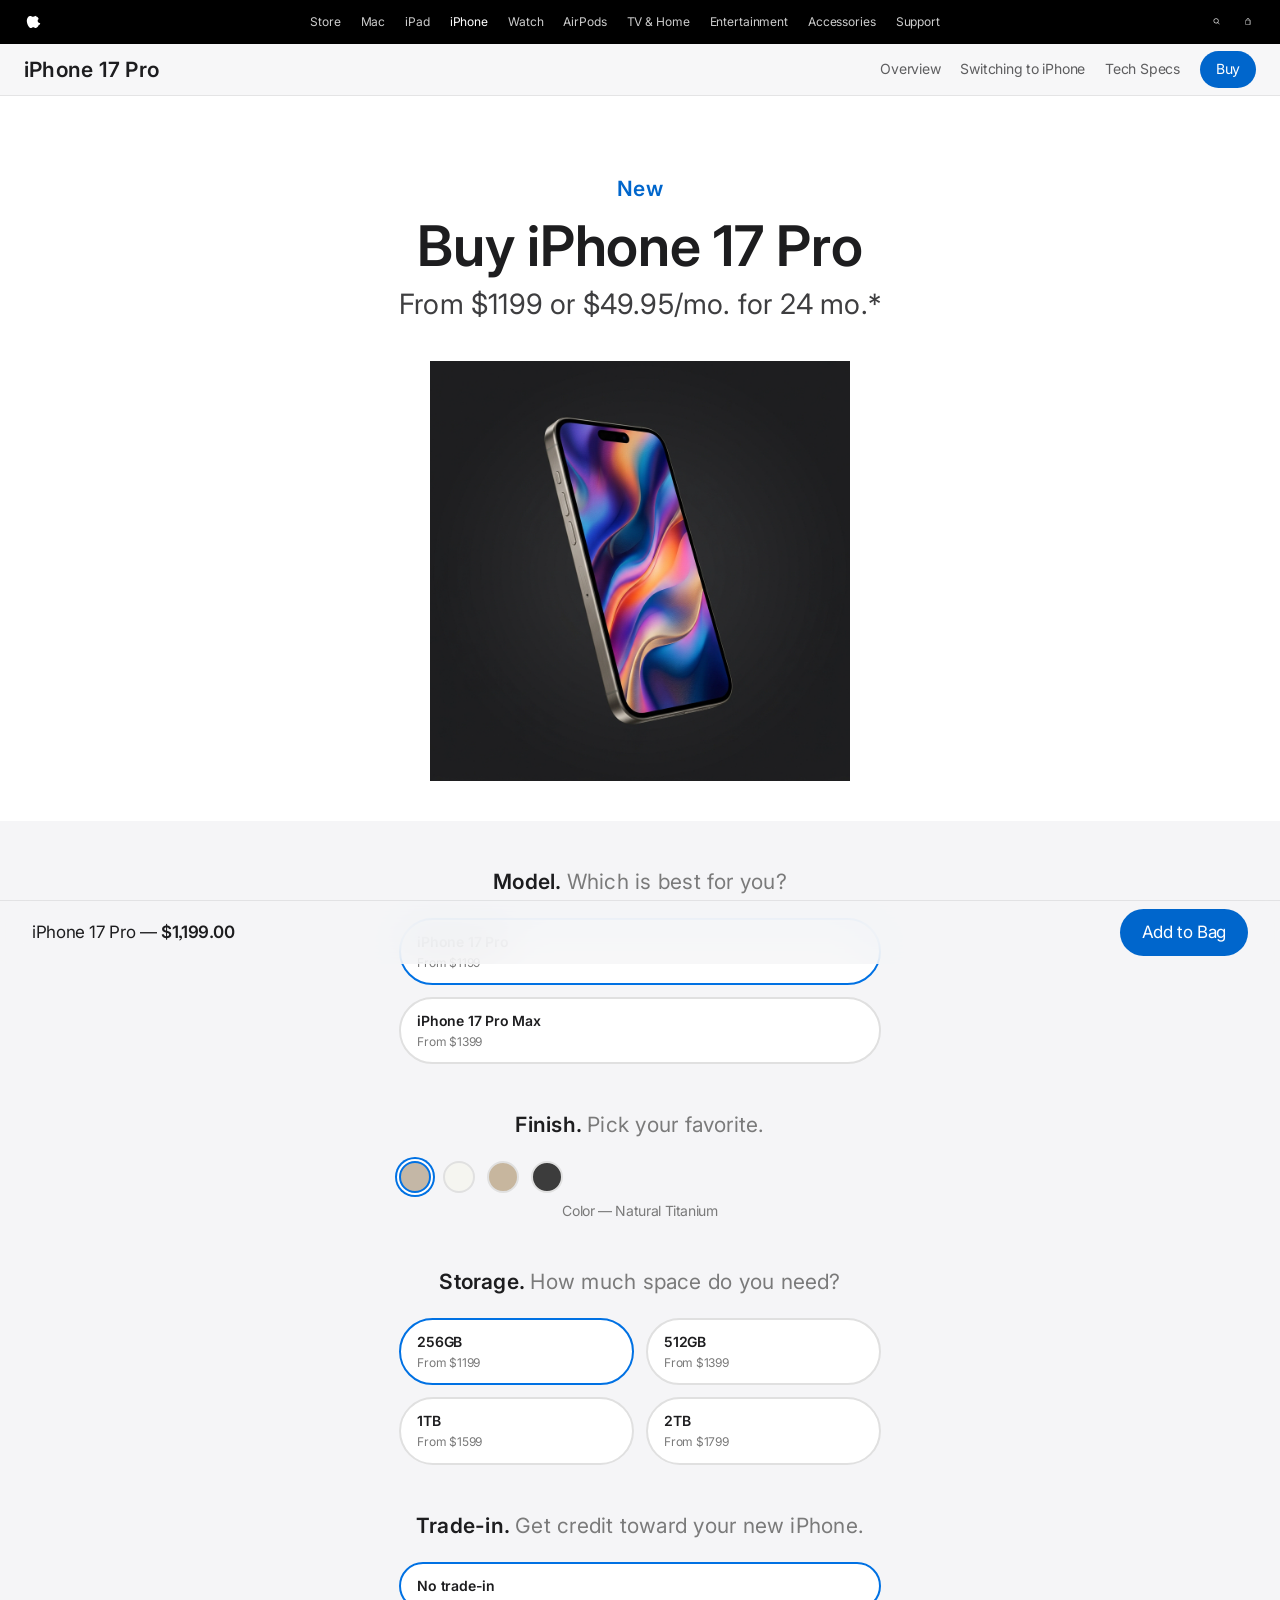
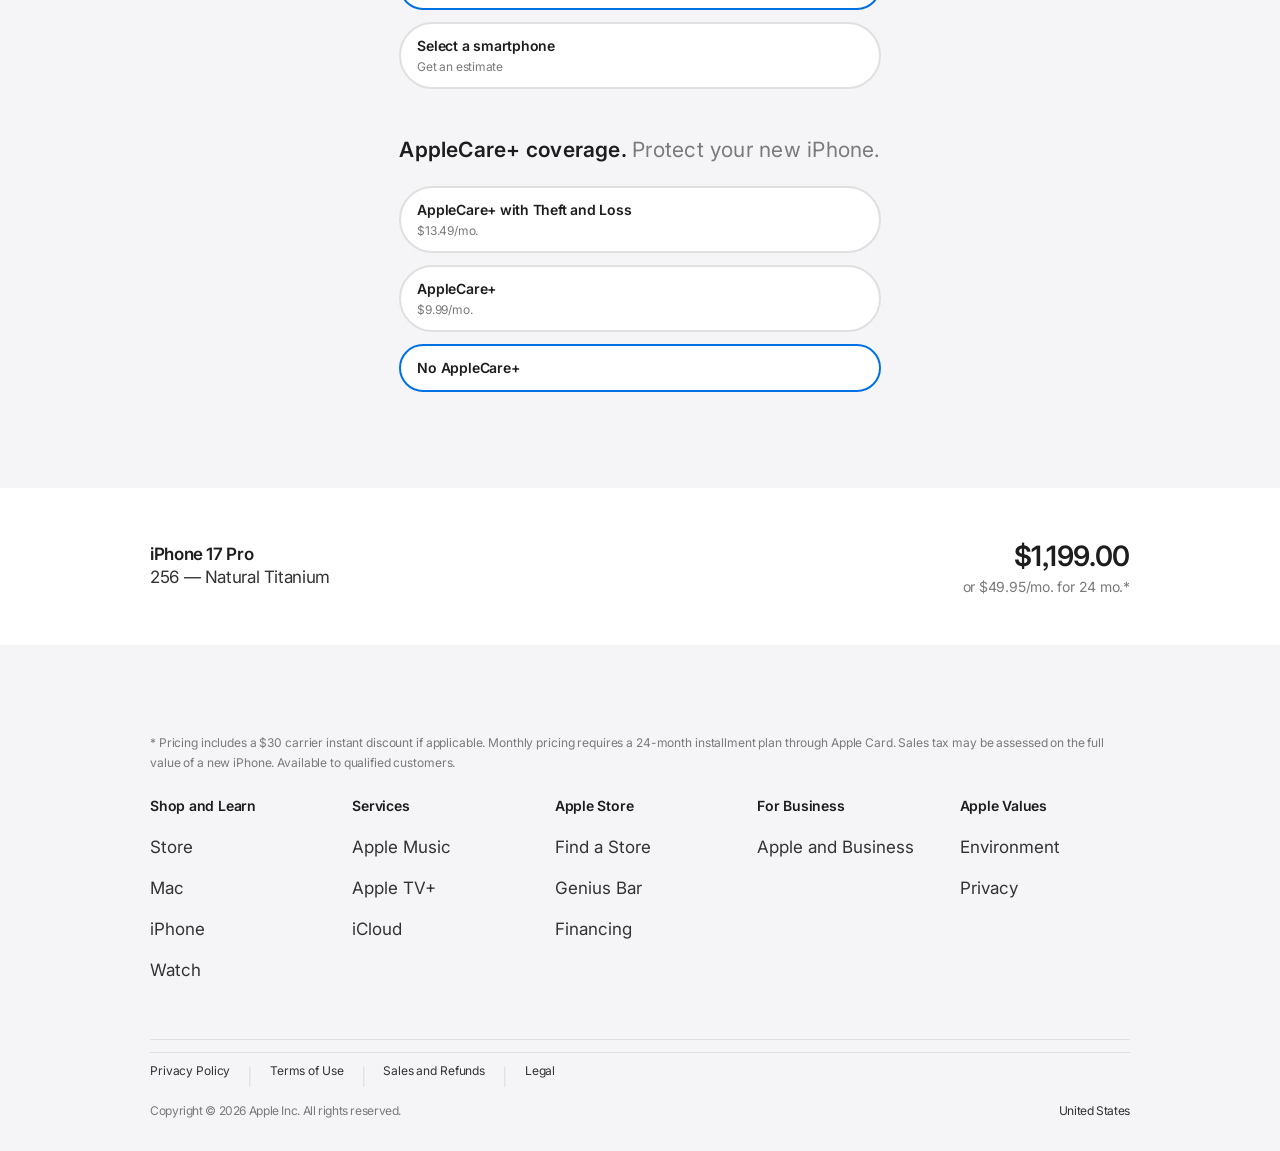
<file: iphone.html>
<!DOCTYPE html>
<html lang="en">
<head>
  <meta charset="UTF-8">
  <meta name="viewport" content="width=device-width, initial-scale=1.0">
  <title>Buy iPhone 17 Pro - Apple</title>
  <meta name="description" content="Buy iPhone 17 Pro. Choose your finish, storage, and trade-in option. Get free delivery or pick up at an Apple Store.">

  <link rel="preconnect" href="https://fonts.googleapis.com">
  <link rel="preconnect" href="https://fonts.gstatic.com" crossorigin>
  <link href="https://fonts.googleapis.com/css2?family=Inter:ital,opsz,wght@0,14..32,100..900;1,14..32,100..900&display=swap" rel="stylesheet">

  <!-- Favicon & Icons -->
  <link rel="icon" href="favicon.ico" sizes="any">
  <link rel="icon" href="favicon.svg" type="image/svg+xml">
  <link rel="apple-touch-icon" href="apple-touch-icon.png">

  <link rel="stylesheet" href="css/tokens.css">
  <link rel="stylesheet" href="css/reset.css">
  <link rel="stylesheet" href="css/global.css">
  <link rel="stylesheet" href="css/components.css">
</head>
<body>

  <!-- GLOBAL NAV -->
  <nav class="global-nav" id="global-nav" aria-label="Global Navigation">
    <div class="global-nav__inner">
      <a href="index.html" class="global-nav__logo" aria-label="Apple">
        <svg viewBox="0 0 170 200" xmlns="http://www.w3.org/2000/svg" width="16" height="44">
          <path fill="currentColor" d="M150.37 130.25c-2.45 5.66-5.35 10.87-8.71 15.66-4.58 6.53-8.33 11.05-11.22 13.56-4.48 4.12-9.28 6.23-14.42 6.35-3.69 0-8.14-1.05-13.32-3.18-5.19-2.12-9.97-3.17-14.34-3.17-4.58 0-9.49 1.05-14.75 3.17-5.26 2.13-9.5 3.24-12.74 3.35-4.34.13-9.14-1.9-14.4-6.08-3.38-2.73-7.3-7.42-11.77-14.07-5.87-8.68-10.45-18.42-13.73-29.21-3.29-10.8-4.93-21.16-4.93-31.09 0-14.56 3.69-26.68 11.07-36.36 7.38-9.68 16.71-14.6 28-14.74 4.8 0 10.22 1.25 16.27 3.75 6.05 2.5 10.15 3.75 12.3 3.75 1.84 0 5.86-1.22 12.06-3.67 6.2-2.45 11.45-3.6 15.77-3.44 8.78.36 16.5 3.49 23.16 9.38 6.66 5.89 11.13 13.43 13.41 22.61-7.79 4.71-11.62 11.39-11.51 20.03.12 7.74 3.03 14.15 8.72 19.24 5.69 5.09 12.44 8.01 20.25 8.76-1.57 4.72-3.61 9.5-6.14 14.36zM119.22 31.96c0 5.48-1.98 10.6-5.94 15.36-3.96 4.76-8.8 7.6-14.52 8.52-.36-.6-.54-1.3-.54-2.1 0-5.26 2.06-10.37 6.18-15.34 4.12-4.97 9.1-7.77 14.94-8.4.12.65.18 1.3.18 1.96z"/>
        </svg>
      </a>
      <div class="global-nav__links" id="nav-links">
        <a href="store.html" class="global-nav__link">Store</a>
        <a href="#" class="global-nav__link">Mac</a>
        <a href="#" class="global-nav__link">iPad</a>
        <a href="iphone.html" class="global-nav__link global-nav__link--active">iPhone</a>
        <a href="#" class="global-nav__link">Watch</a>
        <a href="#" class="global-nav__link">AirPods</a>
        <a href="#" class="global-nav__link">TV & Home</a>
        <a href="#" class="global-nav__link">Entertainment</a>
        <a href="accessories.html" class="global-nav__link">Accessories</a>
        <a href="#" class="global-nav__link">Support</a>
      </div>
      <div class="global-nav__actions">
        <a href="#" class="global-nav__action" aria-label="Search">
          <svg viewBox="0 0 15 44" xmlns="http://www.w3.org/2000/svg"><path d="M14.298 27.202l-3.87-3.87c.96-1.28 1.572-2.86 1.572-4.582C12 14.56 8.94 11.5 4.75 11.5S-2.5 14.56-2.5 18.75s3.06 7.25 7.25 7.25c1.722 0 3.302-.612 4.582-1.572l3.87 3.87c.18.18.418.27.654.27s.476-.09.656-.27c.36-.36.36-.948-.004-1.308zM4.75 24c-2.898 0-5.25-2.352-5.25-5.25S1.852 13.5 4.75 13.5 10 15.852 10 18.75 7.648 24 4.75 24z" transform="translate(3)"/></svg>
        </a>
        <a href="#" class="global-nav__action" aria-label="Shopping Bag">
          <svg viewBox="0 0 14 44" xmlns="http://www.w3.org/2000/svg"><path d="M11.3 16h-1.06c-.1-2.24-1.88-4-4.24-4s-4.14 1.76-4.24 4H.7c-.94 0-1.7.76-1.7 1.7v10.6c0 .94.76 1.7 1.7 1.7h10.6c.94 0 1.7-.76 1.7-1.7V17.7c0-.94-.76-1.7-1.7-1.7zM6 13.5c1.6 0 2.9 1.24 3 2.5H3c.1-1.26 1.4-2.5 3-2.5zm5.3 14.8c0 .14-.16.3-.3.3H.7c-.14 0-.3-.16-.3-.3V17.7c0-.14.16-.3.3-.3h1.06v1.34c0 .28.22.5.5.5s.5-.22.5-.5V17.4h5.48v1.34c0 .28.22.5.5.5s.5-.22.5-.5V17.4h1.06c.14 0 .3.16.3.3v10.6z" transform="translate(1)"/></svg>
        </a>
        <button class="global-nav__hamburger" id="nav-hamburger" aria-label="Menu" aria-expanded="false">
          <svg viewBox="0 0 18 18" xmlns="http://www.w3.org/2000/svg"><path d="M0 3h18v1.5H0zM0 8.25h18v1.5H0zM0 13.5h18V15H0z"/></svg>
        </button>
      </div>
    </div>
  </nav>

  <div class="global-nav__mobile-tray" id="mobile-tray">
    <a href="store.html" class="global-nav__mobile-link">Store</a>
    <a href="#" class="global-nav__mobile-link">Mac</a>
    <a href="#" class="global-nav__mobile-link">iPad</a>
    <a href="iphone.html" class="global-nav__mobile-link">iPhone</a>
    <a href="#" class="global-nav__mobile-link">Watch</a>
    <a href="#" class="global-nav__mobile-link">AirPods</a>
    <a href="#" class="global-nav__mobile-link">TV & Home</a>
    <a href="#" class="global-nav__mobile-link">Entertainment</a>
    <a href="accessories.html" class="global-nav__mobile-link">Accessories</a>
    <a href="#" class="global-nav__mobile-link">Support</a>
  </div>

  <!-- SUB NAV -->
  <div class="sub-nav" id="sub-nav">
    <div class="sub-nav__inner">
      <a href="iphone.html" class="sub-nav__title">iPhone 17 Pro</a>
      <div class="sub-nav__right">
        <a href="#" class="sub-nav__link">Overview</a>
        <a href="#" class="sub-nav__link">Switching to iPhone</a>
        <a href="#" class="sub-nav__link">Tech Specs</a>
        <a href="iphone.html" class="btn-primary btn-primary--sm">Buy</a>
      </div>
    </div>
  </div>

  <!-- MAIN CONTENT -->
  <main class="main-content">

    <!-- Hero Section -->
    <section class="tile tile--light" id="iphone-hero" style="padding-bottom: 40px;">
      <div class="tile__content" style="max-width: var(--width-content);">
        <p class="type-tagline" style="color: var(--color-primary); margin-bottom: 4px;">New</p>
        <h1 class="tile__headline tile__headline--hero">Buy iPhone 17 Pro</h1>
        <p class="tile__tagline" style="margin-bottom: 8px;">From $1199 or $49.95/mo. for 24 mo.*</p>
      </div>
      <div class="tile__image-container" style="max-width: 420px; margin-top: 32px;">
        <img src="assets/iphone-hero.png" alt="iPhone 17 Pro in Natural Titanium" class="tile__product-image" loading="eager" id="iphone-product-image">
      </div>
    </section>

    <!-- Configurator -->
    <section class="tile tile--parchment" style="padding: 0; min-height: auto;">
      <div class="configurator" id="configurator">

        <!-- Model Selection -->
        <div class="configurator__section" id="config-model">
          <h2 class="configurator__section-title">Model. <span style="color: var(--color-ink-muted-48); font-weight: 400;">Which is best for you?</span></h2>
          <div class="configurator__options" style="grid-template-columns: repeat(auto-fill, minmax(280px, 1fr));">
            <button class="config-chip config-chip--selected" data-group="model" data-value="pro" data-price="1199" id="chip-pro">
              <div class="config-chip__label">
                <span class="config-chip__name">iPhone 17 Pro</span>
                <span class="config-chip__price">From $1199</span>
              </div>
            </button>
            <button class="config-chip" data-group="model" data-value="pro-max" data-price="1399" id="chip-pro-max">
              <div class="config-chip__label">
                <span class="config-chip__name">iPhone 17 Pro Max</span>
                <span class="config-chip__price">From $1399</span>
              </div>
            </button>
          </div>
        </div>

        <!-- Color Selection -->
        <div class="configurator__section" id="config-color">
          <h2 class="configurator__section-title">Finish. <span style="color: var(--color-ink-muted-48); font-weight: 400;">Pick your favorite.</span></h2>
          <div class="configurator__swatches">
            <button class="config-swatch config-swatch--selected" data-group="color" data-value="natural" style="background-color: #C4B7A6;" aria-label="Natural Titanium" id="swatch-natural"></button>
            <button class="config-swatch" data-group="color" data-value="white" style="background-color: #F5F5F0;" aria-label="White Titanium" id="swatch-white"></button>
            <button class="config-swatch" data-group="color" data-value="desert" style="background-color: #C7B69E;" aria-label="Desert Titanium" id="swatch-desert"></button>
            <button class="config-swatch" data-group="color" data-value="black" style="background-color: #3C3C3C;" aria-label="Black Titanium" id="swatch-black"></button>
          </div>
          <p class="configurator__selected-label" id="color-label">Color — Natural Titanium</p>
        </div>

        <!-- Storage Selection -->
        <div class="configurator__section" id="config-storage">
          <h2 class="configurator__section-title">Storage. <span style="color: var(--color-ink-muted-48); font-weight: 400;">How much space do you need?</span></h2>
          <div class="configurator__options">
            <button class="config-chip config-chip--selected" data-group="storage" data-value="256" data-price-delta="0" id="chip-256">
              <div class="config-chip__label">
                <span class="config-chip__name">256GB</span>
                <span class="config-chip__price">From $1199</span>
              </div>
            </button>
            <button class="config-chip" data-group="storage" data-value="512" data-price-delta="200" id="chip-512">
              <div class="config-chip__label">
                <span class="config-chip__name">512GB</span>
                <span class="config-chip__price">From $1399</span>
              </div>
            </button>
            <button class="config-chip" data-group="storage" data-value="1tb" data-price-delta="400" id="chip-1tb">
              <div class="config-chip__label">
                <span class="config-chip__name">1TB</span>
                <span class="config-chip__price">From $1599</span>
              </div>
            </button>
            <button class="config-chip" data-group="storage" data-value="2tb" data-price-delta="600" id="chip-2tb">
              <div class="config-chip__label">
                <span class="config-chip__name">2TB</span>
                <span class="config-chip__price">From $1799</span>
              </div>
            </button>
          </div>
        </div>

        <!-- Trade-in -->
        <div class="configurator__section" id="config-tradein">
          <h2 class="configurator__section-title">Trade-in. <span style="color: var(--color-ink-muted-48); font-weight: 400;">Get credit toward your new iPhone.</span></h2>
          <div class="configurator__options" style="grid-template-columns: repeat(auto-fill, minmax(280px, 1fr));">
            <button class="config-chip config-chip--selected" data-group="tradein" data-value="none" id="chip-no-tradein">
              <div class="config-chip__label">
                <span class="config-chip__name">No trade-in</span>
              </div>
            </button>
            <button class="config-chip" data-group="tradein" data-value="select" id="chip-tradein">
              <div class="config-chip__label">
                <span class="config-chip__name">Select a smartphone</span>
                <span class="config-chip__price">Get an estimate</span>
              </div>
            </button>
          </div>
        </div>

        <!-- AppleCare -->
        <div class="configurator__section" id="config-applecare">
          <h2 class="configurator__section-title">AppleCare+ coverage. <span style="color: var(--color-ink-muted-48); font-weight: 400;">Protect your new iPhone.</span></h2>
          <div class="configurator__options" style="grid-template-columns: repeat(auto-fill, minmax(280px, 1fr));">
            <button class="config-chip" data-group="applecare" data-value="monthly" data-price-delta="9.99" id="chip-ac-monthly">
              <div class="config-chip__label">
                <span class="config-chip__name">AppleCare+ with Theft and Loss</span>
                <span class="config-chip__price">$13.49/mo.</span>
              </div>
            </button>
            <button class="config-chip" data-group="applecare" data-value="basic" id="chip-ac-basic">
              <div class="config-chip__label">
                <span class="config-chip__name">AppleCare+</span>
                <span class="config-chip__price">$9.99/mo.</span>
              </div>
            </button>
            <button class="config-chip config-chip--selected" data-group="applecare" data-value="none" id="chip-no-ac">
              <div class="config-chip__label">
                <span class="config-chip__name">No AppleCare+</span>
              </div>
            </button>
          </div>
        </div>

      </div>
    </section>

    <!-- Summary Section -->
    <section class="tile tile--light fade-in" style="padding: 48px 24px; min-height: auto;">
      <div class="tile__content" style="max-width: var(--width-content); flex-direction: row; justify-content: space-between; align-items: center; text-align: left;">
        <div>
          <p class="type-body-strong" id="summary-model">iPhone 17 Pro</p>
          <p class="type-body" style="color: var(--color-ink-muted-80);" id="summary-config">256GB — Natural Titanium</p>
        </div>
        <div style="text-align: right;">
          <p class="type-display-md" style="font-size: 28px;" id="summary-price">$1,199.00</p>
          <p class="type-caption" style="color: var(--color-ink-muted-48);">or $49.95/mo. for 24 mo.*</p>
        </div>
      </div>
    </section>

  </main>

  <!-- FLOATING STICKY BAR -->
  <div class="sticky-bar" id="sticky-bar">
    <div class="sticky-bar__inner">
      <div class="sticky-bar__price">
        <span id="sticky-price-label">iPhone 17 Pro</span> — <span class="sticky-bar__price-amount" id="sticky-price">$1,199.00</span>
      </div>
      <a href="#" class="btn-primary" id="btn-add-to-bag">Add to Bag</a>
    </div>
  </div>

  <!-- FOOTER -->
  <footer class="footer" id="site-footer">
    <div class="footer__inner">
      <div class="footer__legal">
        <p class="footer__legal-text">* Pricing includes a $30 carrier instant discount if applicable. Monthly pricing requires a 24-month installment plan through Apple Card. Sales tax may be assessed on the full value of a new iPhone. Available to qualified customers.</p>
      </div>
      <div class="footer__columns" style="margin-top: 24px;">
        <div class="footer__column">
          <h3 class="footer__column-title">Shop and Learn</h3>
          <a href="store.html" class="footer__link">Store</a>
          <a href="#" class="footer__link">Mac</a>
          <a href="iphone.html" class="footer__link">iPhone</a>
          <a href="#" class="footer__link">Watch</a>
        </div>
        <div class="footer__column">
          <h3 class="footer__column-title">Services</h3>
          <a href="#" class="footer__link">Apple Music</a>
          <a href="#" class="footer__link">Apple TV+</a>
          <a href="#" class="footer__link">iCloud</a>
        </div>
        <div class="footer__column">
          <h3 class="footer__column-title">Apple Store</h3>
          <a href="#" class="footer__link">Find a Store</a>
          <a href="#" class="footer__link">Genius Bar</a>
          <a href="#" class="footer__link">Financing</a>
        </div>
        <div class="footer__column">
          <h3 class="footer__column-title">For Business</h3>
          <a href="#" class="footer__link">Apple and Business</a>
        </div>
        <div class="footer__column">
          <h3 class="footer__column-title">Apple Values</h3>
          <a href="environment.html" class="footer__link">Environment</a>
          <a href="#" class="footer__link">Privacy</a>
        </div>
      </div>
      <div class="footer__legal-links">
        <a href="#" class="footer__legal-link">Privacy Policy</a>
        <span class="footer__legal-separator">|</span>
        <a href="#" class="footer__legal-link">Terms of Use</a>
        <span class="footer__legal-separator">|</span>
        <a href="#" class="footer__legal-link">Sales and Refunds</a>
        <span class="footer__legal-separator">|</span>
        <a href="#" class="footer__legal-link">Legal</a>
      </div>
      <div class="footer__copyright">
        <p class="footer__copyright-text">Copyright &copy; 2026 Apple Inc. All rights reserved.</p>
        <a href="#" class="footer__country">United States</a>
      </div>
    </div>
  </footer>

  <script src="js/nav.js"></script>
  <script src="js/configurator.js"></script>
  <script src="js/main.js"></script>
</body>
</html>
</file>
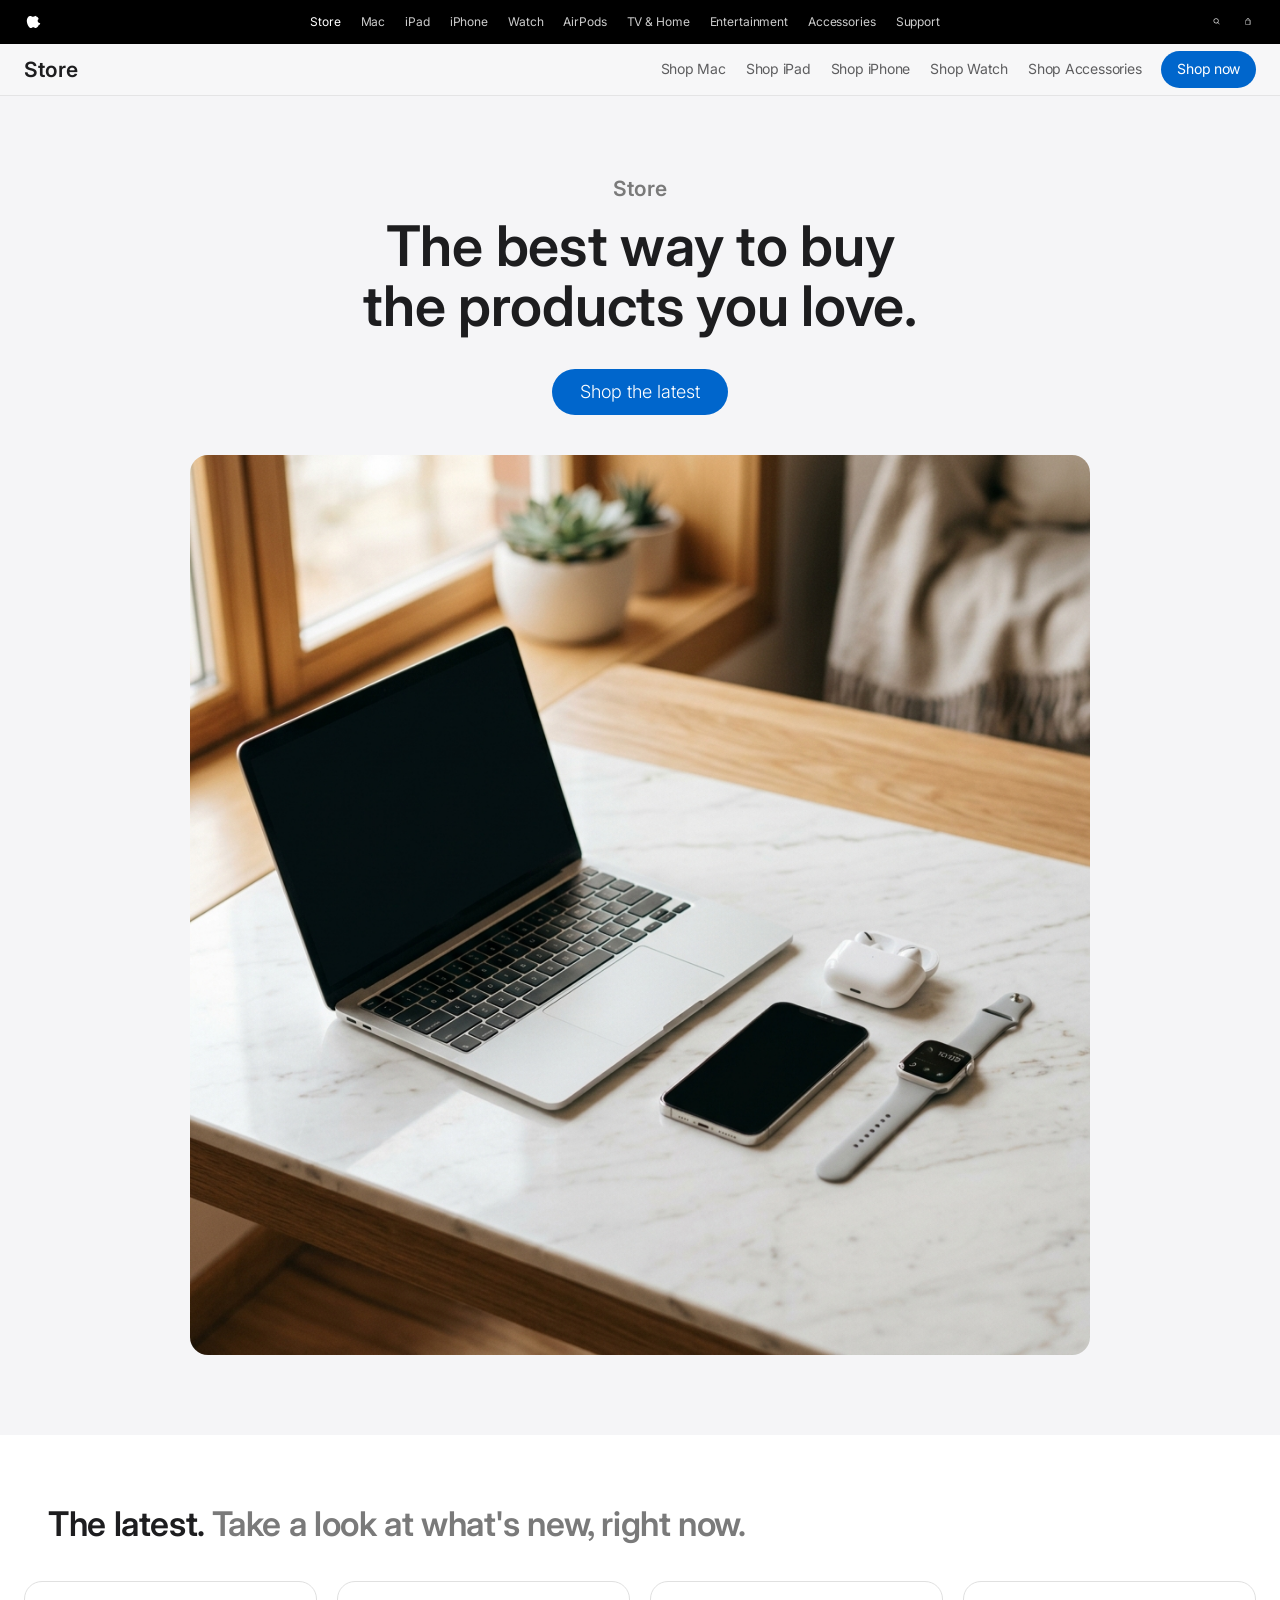
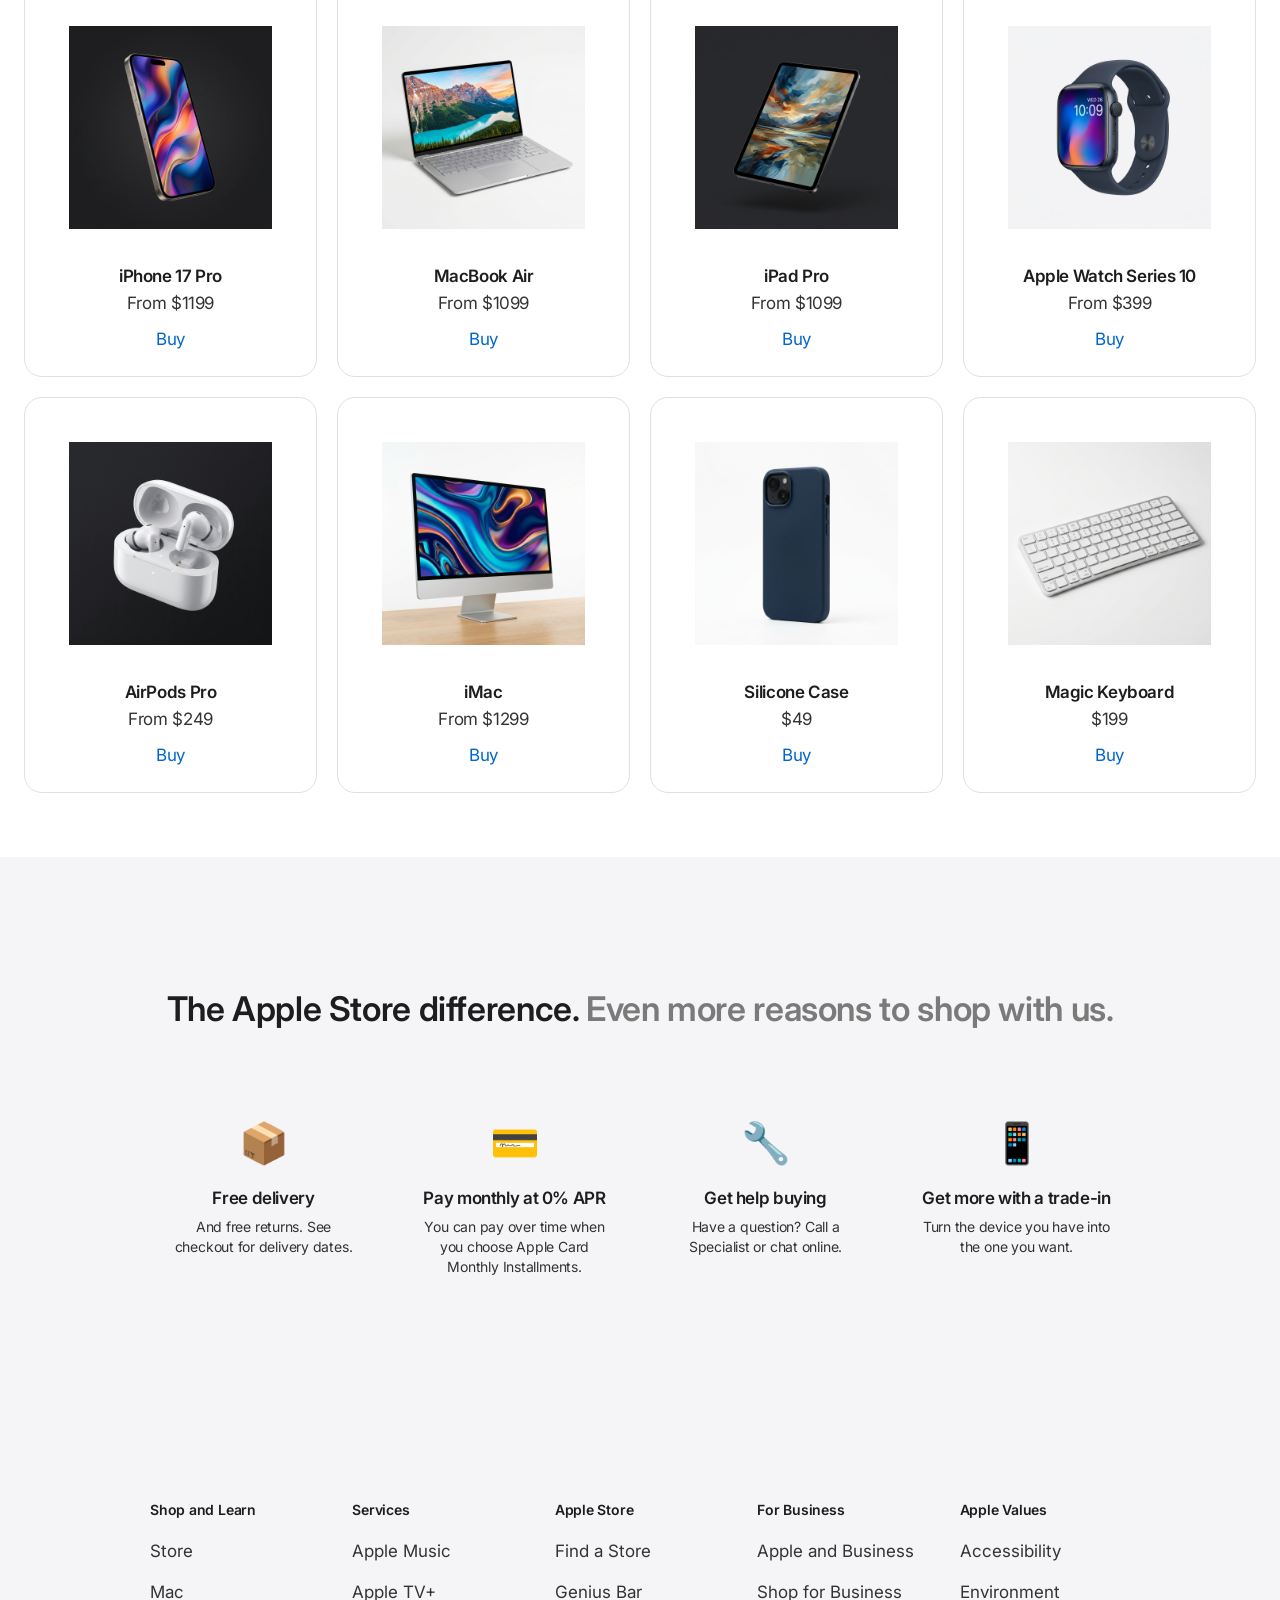
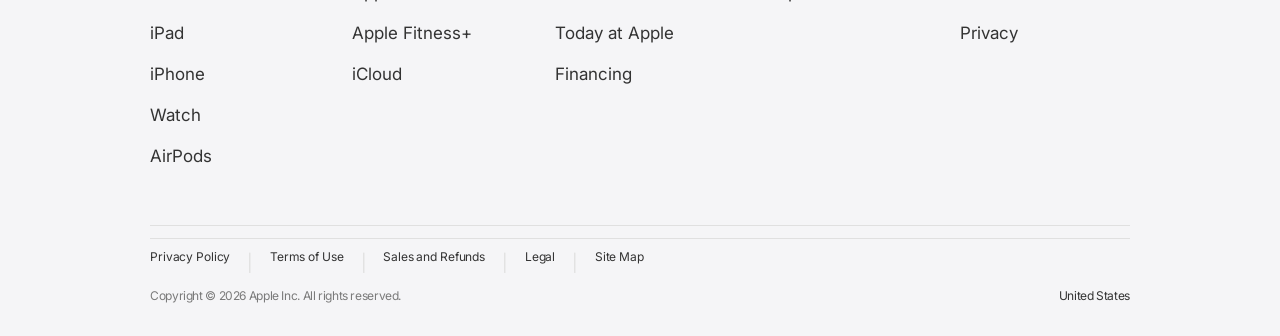
<file: store.html>
<!DOCTYPE html>
<html lang="en">
<head>
  <meta charset="UTF-8">
  <meta name="viewport" content="width=device-width, initial-scale=1.0">
  <title>Apple Store - Buy Mac, iPhone, iPad, Apple Watch, and Accessories</title>
  <meta name="description" content="Shop the latest Apple products including iPhone, Mac, iPad, Apple Watch, and accessories. Free delivery and Apple-certified support.">

  <link rel="preconnect" href="https://fonts.googleapis.com">
  <link rel="preconnect" href="https://fonts.gstatic.com" crossorigin>
  <link href="https://fonts.googleapis.com/css2?family=Inter:ital,opsz,wght@0,14..32,100..900;1,14..32,100..900&display=swap" rel="stylesheet">

  <!-- Favicon & Icons -->
  <link rel="icon" href="favicon.ico" sizes="any">
  <link rel="icon" href="favicon.svg" type="image/svg+xml">
  <link rel="apple-touch-icon" href="apple-touch-icon.png">

  <link rel="stylesheet" href="css/tokens.css">
  <link rel="stylesheet" href="css/reset.css">
  <link rel="stylesheet" href="css/global.css">
  <link rel="stylesheet" href="css/components.css">
</head>
<body>

  <!-- GLOBAL NAV -->
  <nav class="global-nav" id="global-nav" aria-label="Global Navigation">
    <div class="global-nav__inner">
      <a href="index.html" class="global-nav__logo" aria-label="Apple">
        <svg viewBox="0 0 170 200" xmlns="http://www.w3.org/2000/svg" width="16" height="44">
          <path fill="currentColor" d="M150.37 130.25c-2.45 5.66-5.35 10.87-8.71 15.66-4.58 6.53-8.33 11.05-11.22 13.56-4.48 4.12-9.28 6.23-14.42 6.35-3.69 0-8.14-1.05-13.32-3.18-5.19-2.12-9.97-3.17-14.34-3.17-4.58 0-9.49 1.05-14.75 3.17-5.26 2.13-9.5 3.24-12.74 3.35-4.34.13-9.14-1.9-14.4-6.08-3.38-2.73-7.3-7.42-11.77-14.07-5.87-8.68-10.45-18.42-13.73-29.21-3.29-10.8-4.93-21.16-4.93-31.09 0-14.56 3.69-26.68 11.07-36.36 7.38-9.68 16.71-14.6 28-14.74 4.8 0 10.22 1.25 16.27 3.75 6.05 2.5 10.15 3.75 12.3 3.75 1.84 0 5.86-1.22 12.06-3.67 6.2-2.45 11.45-3.6 15.77-3.44 8.78.36 16.5 3.49 23.16 9.38 6.66 5.89 11.13 13.43 13.41 22.61-7.79 4.71-11.62 11.39-11.51 20.03.12 7.74 3.03 14.15 8.72 19.24 5.69 5.09 12.44 8.01 20.25 8.76-1.57 4.72-3.61 9.5-6.14 14.36zM119.22 31.96c0 5.48-1.98 10.6-5.94 15.36-3.96 4.76-8.8 7.6-14.52 8.52-.36-.6-.54-1.3-.54-2.1 0-5.26 2.06-10.37 6.18-15.34 4.12-4.97 9.1-7.77 14.94-8.4.12.65.18 1.3.18 1.96z"/>
        </svg>
      </a>
      <div class="global-nav__links" id="nav-links">
        <a href="store.html" class="global-nav__link global-nav__link--active">Store</a>
        <a href="#" class="global-nav__link">Mac</a>
        <a href="#" class="global-nav__link">iPad</a>
        <a href="iphone.html" class="global-nav__link">iPhone</a>
        <a href="#" class="global-nav__link">Watch</a>
        <a href="#" class="global-nav__link">AirPods</a>
        <a href="#" class="global-nav__link">TV & Home</a>
        <a href="#" class="global-nav__link">Entertainment</a>
        <a href="accessories.html" class="global-nav__link">Accessories</a>
        <a href="#" class="global-nav__link">Support</a>
      </div>
      <div class="global-nav__actions">
        <a href="#" class="global-nav__action" aria-label="Search">
          <svg viewBox="0 0 15 44" xmlns="http://www.w3.org/2000/svg"><path d="M14.298 27.202l-3.87-3.87c.96-1.28 1.572-2.86 1.572-4.582C12 14.56 8.94 11.5 4.75 11.5S-2.5 14.56-2.5 18.75s3.06 7.25 7.25 7.25c1.722 0 3.302-.612 4.582-1.572l3.87 3.87c.18.18.418.27.654.27s.476-.09.656-.27c.36-.36.36-.948-.004-1.308zM4.75 24c-2.898 0-5.25-2.352-5.25-5.25S1.852 13.5 4.75 13.5 10 15.852 10 18.75 7.648 24 4.75 24z" transform="translate(3)"/></svg>
        </a>
        <a href="#" class="global-nav__action" aria-label="Shopping Bag">
          <svg viewBox="0 0 14 44" xmlns="http://www.w3.org/2000/svg"><path d="M11.3 16h-1.06c-.1-2.24-1.88-4-4.24-4s-4.14 1.76-4.24 4H.7c-.94 0-1.7.76-1.7 1.7v10.6c0 .94.76 1.7 1.7 1.7h10.6c.94 0 1.7-.76 1.7-1.7V17.7c0-.94-.76-1.7-1.7-1.7zM6 13.5c1.6 0 2.9 1.24 3 2.5H3c.1-1.26 1.4-2.5 3-2.5zm5.3 14.8c0 .14-.16.3-.3.3H.7c-.14 0-.3-.16-.3-.3V17.7c0-.14.16-.3.3-.3h1.06v1.34c0 .28.22.5.5.5s.5-.22.5-.5V17.4h5.48v1.34c0 .28.22.5.5.5s.5-.22.5-.5V17.4h1.06c.14 0 .3.16.3.3v10.6z" transform="translate(1)"/></svg>
        </a>
        <button class="global-nav__hamburger" id="nav-hamburger" aria-label="Menu" aria-expanded="false">
          <svg viewBox="0 0 18 18" xmlns="http://www.w3.org/2000/svg"><path d="M0 3h18v1.5H0zM0 8.25h18v1.5H0zM0 13.5h18V15H0z"/></svg>
        </button>
      </div>
    </div>
  </nav>

  <div class="global-nav__mobile-tray" id="mobile-tray">
    <a href="store.html" class="global-nav__mobile-link">Store</a>
    <a href="#" class="global-nav__mobile-link">Mac</a>
    <a href="#" class="global-nav__mobile-link">iPad</a>
    <a href="iphone.html" class="global-nav__mobile-link">iPhone</a>
    <a href="#" class="global-nav__mobile-link">Watch</a>
    <a href="#" class="global-nav__mobile-link">AirPods</a>
    <a href="#" class="global-nav__mobile-link">TV & Home</a>
    <a href="#" class="global-nav__mobile-link">Entertainment</a>
    <a href="accessories.html" class="global-nav__mobile-link">Accessories</a>
    <a href="#" class="global-nav__mobile-link">Support</a>
  </div>

  <!-- SUB NAV -->
  <div class="sub-nav" id="sub-nav">
    <div class="sub-nav__inner">
      <a href="store.html" class="sub-nav__title">Store</a>
      <div class="sub-nav__right">
        <a href="#" class="sub-nav__link">Shop Mac</a>
        <a href="#" class="sub-nav__link">Shop iPad</a>
        <a href="iphone.html" class="sub-nav__link">Shop iPhone</a>
        <a href="#" class="sub-nav__link">Shop Watch</a>
        <a href="accessories.html" class="sub-nav__link">Shop Accessories</a>
        <a href="#" class="btn-primary btn-primary--sm">Shop now</a>
      </div>
    </div>
  </div>

  <!-- MAIN CONTENT -->
  <main class="main-content">

    <!-- Store Hero -->
    <section class="tile tile--parchment tile--hero fade-in" id="store-hero" style="min-height: 85vh;">
      <div class="tile__content">
        <p class="type-tagline" style="color: var(--color-ink-muted-48); margin-bottom: 4px;">Store</p>
        <h1 class="tile__headline tile__headline--hero" style="margin-bottom: 12px;">The best way to buy<br>the products you love.</h1>
        <div class="tile__ctas">
          <a href="#products" class="btn-store-hero">Shop the latest</a>
        </div>
      </div>
      <div class="tile__image-container tile__image-container--wide" style="margin-top: 40px;">
        <img src="assets/store-hero.png" alt="Apple products arranged on a marble surface" class="tile__product-image tile__product-image--no-shadow" loading="eager" style="border-radius: var(--rounded-lg);">
      </div>
    </section>

    <!-- Featured Products Grid -->
    <section class="tile tile--light" id="products" style="padding-top: 64px; padding-bottom: 64px;">
      <div class="tile__content" style="max-width: var(--width-grid); gap: 32px;">
        <h2 class="type-display-md" style="align-self: flex-start; padding-left: 24px;">The latest. <span style="color: var(--color-ink-muted-48);">Take a look at what's new, right now.</span></h2>

        <div class="utility-grid utility-grid--4" style="max-width: 100%; padding: 0;">

          <!-- Card 1: iPhone -->
          <a href="iphone.html" class="store-card" id="store-card-iphone">
            <div class="store-card__image-wrapper">
              <img src="assets/iphone-hero.png" alt="iPhone 17 Pro" class="store-card__image" loading="lazy">
            </div>
            <h3 class="store-card__name">iPhone 17 Pro</h3>
            <p class="store-card__price">From $1199</p>
            <span class="text-link">Buy</span>
          </a>

          <!-- Card 2: MacBook -->
          <a href="#" class="store-card" id="store-card-macbook">
            <div class="store-card__image-wrapper">
              <img src="assets/macbook-hero.png" alt="MacBook Air" class="store-card__image" loading="lazy">
            </div>
            <h3 class="store-card__name">MacBook Air</h3>
            <p class="store-card__price">From $1099</p>
            <span class="text-link">Buy</span>
          </a>

          <!-- Card 3: iPad -->
          <a href="#" class="store-card" id="store-card-ipad">
            <div class="store-card__image-wrapper">
              <img src="assets/ipad-hero.png" alt="iPad Pro" class="store-card__image" loading="lazy">
            </div>
            <h3 class="store-card__name">iPad Pro</h3>
            <p class="store-card__price">From $1099</p>
            <span class="text-link">Buy</span>
          </a>

          <!-- Card 4: Watch -->
          <a href="#" class="store-card" id="store-card-watch">
            <div class="store-card__image-wrapper">
              <img src="assets/watch-hero.png" alt="Apple Watch" class="store-card__image" loading="lazy">
            </div>
            <h3 class="store-card__name">Apple Watch Series 10</h3>
            <p class="store-card__price">From $399</p>
            <span class="text-link">Buy</span>
          </a>

          <!-- Card 5: AirPods -->
          <a href="#" class="store-card" id="store-card-airpods">
            <div class="store-card__image-wrapper">
              <img src="assets/airpods-hero.png" alt="AirPods Pro" class="store-card__image" loading="lazy">
            </div>
            <h3 class="store-card__name">AirPods Pro</h3>
            <p class="store-card__price">From $249</p>
            <span class="text-link">Buy</span>
          </a>

          <!-- Card 6: iMac -->
          <a href="#" class="store-card" id="store-card-mac">
            <div class="store-card__image-wrapper">
              <img src="assets/mac-hero.png" alt="iMac" class="store-card__image" loading="lazy">
            </div>
            <h3 class="store-card__name">iMac</h3>
            <p class="store-card__price">From $1299</p>
            <span class="text-link">Buy</span>
          </a>

          <!-- Card 7: Case -->
          <a href="accessories.html" class="store-card" id="store-card-case">
            <div class="store-card__image-wrapper">
              <img src="assets/accessory-case.png" alt="iPhone Silicone Case" class="store-card__image" loading="lazy">
            </div>
            <h3 class="store-card__name">Silicone Case</h3>
            <p class="store-card__price">$49</p>
            <span class="text-link">Buy</span>
          </a>

          <!-- Card 8: Keyboard -->
          <a href="accessories.html" class="store-card" id="store-card-keyboard">
            <div class="store-card__image-wrapper">
              <img src="assets/accessory-keyboard.png" alt="Magic Keyboard" class="store-card__image" loading="lazy">
            </div>
            <h3 class="store-card__name">Magic Keyboard</h3>
            <p class="store-card__price">$199</p>
            <span class="text-link">Buy</span>
          </a>

        </div>
      </div>
    </section>

    <!-- Store Services Section -->
    <section class="tile tile--parchment fade-in" style="padding: 64px 24px;">
      <div class="tile__content" style="max-width: var(--width-content); gap: 48px;">
        <h2 class="type-display-md" style="text-align: center;">The Apple Store difference. <span style="color: var(--color-ink-muted-48);">Even more reasons to shop with us.</span></h2>

        <div style="display: grid; grid-template-columns: repeat(auto-fit, minmax(200px, 1fr)); gap: 24px; width: 100%;">
          <div style="text-align: center; padding: 32px 16px;">
            <div style="font-size: 40px; margin-bottom: 16px;">📦</div>
            <h3 class="type-body-strong" style="margin-bottom: 8px;">Free delivery</h3>
            <p class="type-caption" style="color: var(--color-ink-muted-80);">And free returns. See checkout for delivery dates.</p>
          </div>
          <div style="text-align: center; padding: 32px 16px;">
            <div style="font-size: 40px; margin-bottom: 16px;">💳</div>
            <h3 class="type-body-strong" style="margin-bottom: 8px;">Pay monthly at 0% APR</h3>
            <p class="type-caption" style="color: var(--color-ink-muted-80);">You can pay over time when you choose Apple Card Monthly Installments.</p>
          </div>
          <div style="text-align: center; padding: 32px 16px;">
            <div style="font-size: 40px; margin-bottom: 16px;">🔧</div>
            <h3 class="type-body-strong" style="margin-bottom: 8px;">Get help buying</h3>
            <p class="type-caption" style="color: var(--color-ink-muted-80);">Have a question? Call a Specialist or chat online.</p>
          </div>
          <div style="text-align: center; padding: 32px 16px;">
            <div style="font-size: 40px; margin-bottom: 16px;">📱</div>
            <h3 class="type-body-strong" style="margin-bottom: 8px;">Get more with a trade-in</h3>
            <p class="type-caption" style="color: var(--color-ink-muted-80);">Turn the device you have into the one you want.</p>
          </div>
        </div>
      </div>
    </section>

  </main>

  <!-- FOOTER -->
  <footer class="footer" id="site-footer">
    <div class="footer__inner">
      <div class="footer__columns">
        <div class="footer__column">
          <h3 class="footer__column-title">Shop and Learn</h3>
          <a href="store.html" class="footer__link">Store</a>
          <a href="#" class="footer__link">Mac</a>
          <a href="#" class="footer__link">iPad</a>
          <a href="iphone.html" class="footer__link">iPhone</a>
          <a href="#" class="footer__link">Watch</a>
          <a href="#" class="footer__link">AirPods</a>
        </div>
        <div class="footer__column">
          <h3 class="footer__column-title">Services</h3>
          <a href="#" class="footer__link">Apple Music</a>
          <a href="#" class="footer__link">Apple TV+</a>
          <a href="#" class="footer__link">Apple Fitness+</a>
          <a href="#" class="footer__link">iCloud</a>
        </div>
        <div class="footer__column">
          <h3 class="footer__column-title">Apple Store</h3>
          <a href="#" class="footer__link">Find a Store</a>
          <a href="#" class="footer__link">Genius Bar</a>
          <a href="#" class="footer__link">Today at Apple</a>
          <a href="#" class="footer__link">Financing</a>
        </div>
        <div class="footer__column">
          <h3 class="footer__column-title">For Business</h3>
          <a href="#" class="footer__link">Apple and Business</a>
          <a href="#" class="footer__link">Shop for Business</a>
        </div>
        <div class="footer__column">
          <h3 class="footer__column-title">Apple Values</h3>
          <a href="#" class="footer__link">Accessibility</a>
          <a href="environment.html" class="footer__link">Environment</a>
          <a href="#" class="footer__link">Privacy</a>
        </div>
      </div>
      <div class="footer__legal-links">
        <a href="#" class="footer__legal-link">Privacy Policy</a>
        <span class="footer__legal-separator">|</span>
        <a href="#" class="footer__legal-link">Terms of Use</a>
        <span class="footer__legal-separator">|</span>
        <a href="#" class="footer__legal-link">Sales and Refunds</a>
        <span class="footer__legal-separator">|</span>
        <a href="#" class="footer__legal-link">Legal</a>
        <span class="footer__legal-separator">|</span>
        <a href="#" class="footer__legal-link">Site Map</a>
      </div>
      <div class="footer__copyright">
        <p class="footer__copyright-text">Copyright &copy; 2026 Apple Inc. All rights reserved.</p>
        <a href="#" class="footer__country">United States</a>
      </div>
    </div>
  </footer>

  <script src="js/nav.js"></script>
  <script src="js/main.js"></script>
</body>
</html>
</file>
<file: css/tokens.css>
/* =============================================
   APPLE DESIGN SYSTEM — DESIGN TOKENS
   All values sourced from the Apple.com spec.
   ============================================= */

:root {
  /* ─── BRAND & ACCENT ─── */
  --color-primary: #0066cc;
  --color-primary-focus: #0071e3;
  --color-primary-on-dark: #2997ff;
  --color-on-primary: #ffffff;

  /* ─── SURFACES ─── */
  --color-canvas: #ffffff;
  --color-canvas-parchment: #f5f5f7;
  --color-surface-pearl: #fafafc;
  --color-surface-tile-1: #272729;
  --color-surface-tile-2: #2a2a2c;
  --color-surface-tile-3: #252527;
  --color-surface-black: #000000;
  --color-surface-chip-translucent: rgba(210, 210, 215, 0.64);

  /* ─── TEXT ─── */
  --color-ink: #1d1d1f;
  --color-body: #1d1d1f;
  --color-body-on-dark: #ffffff;
  --color-body-muted: #cccccc;
  --color-ink-muted-80: #333333;
  --color-ink-muted-48: #7a7a7a;

  /* ─── HAIRLINES & BORDERS ─── */
  --color-divider-soft: rgba(0, 0, 0, 0.04);
  --color-hairline: #e0e0e0;

  /* ─── FONT FAMILIES ─── */
  --font-display: 'Inter', system-ui, -apple-system, BlinkMacSystemFont, sans-serif;
  --font-body: 'Inter', system-ui, -apple-system, BlinkMacSystemFont, sans-serif;

  /* ─── TYPOGRAPHY TOKENS ─── */

  /* hero-display: 56px / 600 / 1.07 / -0.28px */
  --type-hero-display-size: 56px;
  --type-hero-display-weight: 600;
  --type-hero-display-lh: 1.07;
  --type-hero-display-ls: -0.005em;

  /* display-lg: 40px / 600 / 1.10 / 0 */
  --type-display-lg-size: 40px;
  --type-display-lg-weight: 600;
  --type-display-lg-lh: 1.10;
  --type-display-lg-ls: 0;

  /* display-md: 34px / 600 / 1.47 / -0.374px */
  --type-display-md-size: 34px;
  --type-display-md-weight: 600;
  --type-display-md-lh: 1.47;
  --type-display-md-ls: -0.011em;

  /* lead: 28px / 400 / 1.14 / 0.196px */
  --type-lead-size: 28px;
  --type-lead-weight: 400;
  --type-lead-lh: 1.14;
  --type-lead-ls: 0.007em;

  /* lead-airy: 24px / 300 / 1.5 / 0 */
  --type-lead-airy-size: 24px;
  --type-lead-airy-weight: 300;
  --type-lead-airy-lh: 1.5;
  --type-lead-airy-ls: 0;

  /* tagline: 21px / 600 / 1.19 / 0.231px */
  --type-tagline-size: 21px;
  --type-tagline-weight: 600;
  --type-tagline-lh: 1.19;
  --type-tagline-ls: 0.011em;

  /* body-strong: 17px / 600 / 1.24 / -0.374px */
  --type-body-strong-size: 17px;
  --type-body-strong-weight: 600;
  --type-body-strong-lh: 1.24;
  --type-body-strong-ls: -0.022em;

  /* body: 17px / 400 / 1.47 / -0.374px  (adjusted to 1.44 for Inter) */
  --type-body-size: 17px;
  --type-body-weight: 400;
  --type-body-lh: 1.44;
  --type-body-ls: -0.022em;

  /* dense-link: 17px / 400 / 2.41 / 0 */
  --type-dense-link-size: 17px;
  --type-dense-link-weight: 400;
  --type-dense-link-lh: 2.41;
  --type-dense-link-ls: 0;

  /* caption: 14px / 400 / 1.43 / -0.224px */
  --type-caption-size: 14px;
  --type-caption-weight: 400;
  --type-caption-lh: 1.43;
  --type-caption-ls: -0.016em;

  /* caption-strong: 14px / 600 / 1.29 / -0.224px */
  --type-caption-strong-size: 14px;
  --type-caption-strong-weight: 600;
  --type-caption-strong-lh: 1.29;
  --type-caption-strong-ls: -0.016em;

  /* button-large: 18px / 300 / 1.0 / 0 */
  --type-button-large-size: 18px;
  --type-button-large-weight: 300;
  --type-button-large-lh: 1.0;
  --type-button-large-ls: 0;

  /* button-utility: 14px / 400 / 1.29 / -0.224px */
  --type-button-utility-size: 14px;
  --type-button-utility-weight: 400;
  --type-button-utility-lh: 1.29;
  --type-button-utility-ls: -0.016em;

  /* fine-print: 12px / 400 / 1.0 / -0.12px */
  --type-fine-print-size: 12px;
  --type-fine-print-weight: 400;
  --type-fine-print-lh: 1.0;
  --type-fine-print-ls: -0.01em;

  /* micro-legal: 10px / 400 / 1.3 / -0.08px */
  --type-micro-legal-size: 10px;
  --type-micro-legal-weight: 400;
  --type-micro-legal-lh: 1.3;
  --type-micro-legal-ls: -0.008em;

  /* nav-link: 12px / 400 / 1.0 / -0.12px */
  --type-nav-link-size: 12px;
  --type-nav-link-weight: 400;
  --type-nav-link-lh: 1.0;
  --type-nav-link-ls: -0.01em;

  /* ─── SPACING ─── */
  --space-xxs: 4px;
  --space-xs: 8px;
  --space-sm: 12px;
  --space-md: 17px;
  --space-lg: 24px;
  --space-xl: 32px;
  --space-xxl: 48px;
  --space-section: 80px;

  /* ─── BORDER RADIUS ─── */
  --rounded-none: 0px;
  --rounded-xs: 5px;
  --rounded-sm: 8px;
  --rounded-md: 11px;
  --rounded-lg: 18px;
  --rounded-pill: 9999px;
  --rounded-full: 50%;

  /* ─── ELEVATION ─── */
  --shadow-product: 3px 5px 30px 0 rgba(0, 0, 0, 0.22);
  --shadow-none: none;
  --border-hairline: 1px solid var(--color-hairline);
  --border-divider-soft: 1px solid var(--color-divider-soft);

  /* ─── BACKDROP ─── */
  --backdrop-frosted: saturate(180%) blur(20px);

  /* ─── TRANSITIONS ─── */
  --transition-fast: 150ms ease;
  --transition-base: 250ms ease;
  --transition-slow: 400ms ease;

  /* ─── CONTENT WIDTHS ─── */
  --width-content: 980px;
  --width-grid: 1440px;

  /* ─── NAV HEIGHTS ─── */
  --height-global-nav: 44px;
  --height-sub-nav: 52px;
}
</file>
<file: css/global.css>
/* =============================================
   APPLE DESIGN SYSTEM — GLOBAL STYLES
   Nav, footer, tile system, typography utilities,
   and responsive breakpoints.
   ============================================= */

/* ─── TYPOGRAPHY UTILITY CLASSES ─── */

.type-hero-display {
  font-family: var(--font-display);
  font-size: var(--type-hero-display-size);
  font-weight: var(--type-hero-display-weight);
  line-height: var(--type-hero-display-lh);
  letter-spacing: var(--type-hero-display-ls);
}

.type-display-lg {
  font-family: var(--font-display);
  font-size: var(--type-display-lg-size);
  font-weight: var(--type-display-lg-weight);
  line-height: var(--type-display-lg-lh);
  letter-spacing: var(--type-display-lg-ls);
}

.type-display-md {
  font-family: var(--font-display);
  font-size: var(--type-display-md-size);
  font-weight: var(--type-display-md-weight);
  line-height: var(--type-display-md-lh);
  letter-spacing: var(--type-display-md-ls);
}

.type-lead {
  font-size: var(--type-lead-size);
  font-weight: var(--type-lead-weight);
  line-height: var(--type-lead-lh);
  letter-spacing: var(--type-lead-ls);
}

.type-lead-airy {
  font-size: var(--type-lead-airy-size);
  font-weight: var(--type-lead-airy-weight);
  line-height: var(--type-lead-airy-lh);
  letter-spacing: var(--type-lead-airy-ls);
}

.type-tagline {
  font-size: var(--type-tagline-size);
  font-weight: var(--type-tagline-weight);
  line-height: var(--type-tagline-lh);
  letter-spacing: var(--type-tagline-ls);
}

.type-body-strong {
  font-size: var(--type-body-strong-size);
  font-weight: var(--type-body-strong-weight);
  line-height: var(--type-body-strong-lh);
  letter-spacing: var(--type-body-strong-ls);
}

.type-body {
  font-size: var(--type-body-size);
  font-weight: var(--type-body-weight);
  line-height: var(--type-body-lh);
  letter-spacing: var(--type-body-ls);
}

.type-caption {
  font-size: var(--type-caption-size);
  font-weight: var(--type-caption-weight);
  line-height: var(--type-caption-lh);
  letter-spacing: var(--type-caption-ls);
}

.type-caption-strong {
  font-size: var(--type-caption-strong-size);
  font-weight: var(--type-caption-strong-weight);
  line-height: var(--type-caption-strong-lh);
  letter-spacing: var(--type-caption-strong-ls);
}

.type-fine-print {
  font-size: var(--type-fine-print-size);
  font-weight: var(--type-fine-print-weight);
  line-height: var(--type-fine-print-lh);
  letter-spacing: var(--type-fine-print-ls);
}

.type-micro-legal {
  font-size: var(--type-micro-legal-size);
  font-weight: var(--type-micro-legal-weight);
  line-height: var(--type-micro-legal-lh);
  letter-spacing: var(--type-micro-legal-ls);
}

/* ─── GLOBAL NAV ─── */

.global-nav {
  position: fixed;
  top: 0;
  left: 0;
  right: 0;
  z-index: 1000;
  height: var(--height-global-nav);
  background-color: var(--color-surface-black);
  display: flex;
  align-items: center;
  justify-content: center;
}

.global-nav__inner {
  width: 100%;
  max-width: var(--width-grid);
  padding: 0 var(--space-lg);
  display: flex;
  align-items: center;
  justify-content: space-between;
}

.global-nav__logo {
  display: flex;
  align-items: center;
  color: var(--color-body-on-dark);
}

.global-nav__logo svg {
  width: 18px;
  height: 18px;
  fill: currentColor;
}

.global-nav__links {
  display: flex;
  align-items: center;
  gap: 20px;
}

.global-nav__link {
  font-size: var(--type-nav-link-size);
  font-weight: var(--type-nav-link-weight);
  line-height: var(--type-nav-link-lh);
  letter-spacing: var(--type-nav-link-ls);
  color: rgba(255, 255, 255, 0.8);
  transition: color var(--transition-fast);
  white-space: nowrap;
}

.global-nav__link:hover {
  color: var(--color-body-on-dark);
}

.global-nav__link--active {
  color: var(--color-body-on-dark);
}

.global-nav__actions {
  display: flex;
  align-items: center;
  gap: 16px;
}

.global-nav__action {
  color: rgba(255, 255, 255, 0.8);
  transition: color var(--transition-fast);
  display: flex;
  align-items: center;
}

.global-nav__action:hover {
  color: var(--color-body-on-dark);
}

.global-nav__action svg {
  width: 16px;
  height: 16px;
  fill: currentColor;
}

.global-nav__hamburger {
  display: none;
  color: var(--color-body-on-dark);
  width: 44px;
  height: 44px;
  align-items: center;
  justify-content: center;
}

.global-nav__hamburger svg {
  width: 18px;
  height: 18px;
  fill: currentColor;
}

/* Mobile nav tray */
.global-nav__mobile-tray {
  display: none;
  position: fixed;
  top: var(--height-global-nav);
  left: 0;
  right: 0;
  bottom: 0;
  background-color: var(--color-surface-black);
  z-index: 999;
  padding: var(--space-xxl) var(--space-xxl);
  flex-direction: column;
  gap: var(--space-lg);
  overflow-y: auto;
}

.global-nav__mobile-tray.is-open {
  display: flex;
}

.global-nav__mobile-link {
  font-family: var(--font-display);
  font-size: 28px;
  font-weight: 600;
  color: rgba(255, 255, 255, 0.8);
  transition: color var(--transition-fast);
  border-bottom: 1px solid rgba(255, 255, 255, 0.1);
  padding-bottom: var(--space-lg);
}

.global-nav__mobile-link:hover {
  color: var(--color-body-on-dark);
}

/* ─── SUB NAV (FROSTED) ─── */

.sub-nav {
  position: fixed;
  top: var(--height-global-nav);
  left: 0;
  right: 0;
  z-index: 998;
  height: var(--height-sub-nav);
  background-color: rgba(245, 245, 247, 0.8);
  backdrop-filter: var(--backdrop-frosted);
  -webkit-backdrop-filter: var(--backdrop-frosted);
  border-bottom: 1px solid rgba(0, 0, 0, 0.08);
  display: flex;
  align-items: center;
  justify-content: center;
}

.sub-nav__inner {
  width: 100%;
  max-width: var(--width-grid);
  padding: 0 var(--space-lg);
  display: flex;
  align-items: center;
  justify-content: space-between;
}

.sub-nav__title {
  font-size: var(--type-tagline-size);
  font-weight: var(--type-tagline-weight);
  line-height: var(--type-tagline-lh);
  letter-spacing: var(--type-tagline-ls);
  color: var(--color-ink);
}

.sub-nav__right {
  display: flex;
  align-items: center;
  gap: 20px;
}

.sub-nav__link {
  font-size: var(--type-button-utility-size);
  font-weight: var(--type-button-utility-weight);
  line-height: var(--type-button-utility-lh);
  letter-spacing: var(--type-button-utility-ls);
  color: var(--color-ink);
  opacity: 0.7;
  transition: opacity var(--transition-fast);
  white-space: nowrap;
}

.sub-nav__link:hover {
  opacity: 1;
}

/* ─── MAIN CONTENT OFFSET ─── */

.main-content {
  padding-top: calc(var(--height-global-nav) + var(--height-sub-nav));
}

.main-content--no-sub {
  padding-top: var(--height-global-nav);
}

/* ─── PRODUCT TILE SYSTEM ─── */

.tile {
  width: 100%;
  display: flex;
  flex-direction: column;
  align-items: center;
  justify-content: center;
  text-align: center;
  padding: var(--space-section) var(--space-lg);
  min-height: 580px;
  position: relative;
  overflow: hidden;
}

.tile--light {
  background-color: var(--color-canvas);
  color: var(--color-ink);
}

.tile--parchment {
  background-color: var(--color-canvas-parchment);
  color: var(--color-ink);
}

.tile--dark {
  background-color: var(--color-surface-tile-1);
  color: var(--color-body-on-dark);
}

.tile--dark-2 {
  background-color: var(--color-surface-tile-2);
  color: var(--color-body-on-dark);
}

.tile--dark-3 {
  background-color: var(--color-surface-tile-3);
  color: var(--color-body-on-dark);
}

.tile--black {
  background-color: var(--color-surface-black);
  color: var(--color-body-on-dark);
}

.tile--hero {
  min-height: 100vh;
  min-height: 100dvh;
}

.tile--half {
  min-height: 460px;
}

.tile__content {
  max-width: var(--width-content);
  width: 100%;
  display: flex;
  flex-direction: column;
  align-items: center;
  gap: var(--space-sm);
  position: relative;
  z-index: 2;
}

.tile__headline {
  font-family: var(--font-display);
  font-size: var(--type-display-lg-size);
  font-weight: var(--type-display-lg-weight);
  line-height: var(--type-display-lg-lh);
  letter-spacing: var(--type-display-lg-ls);
}

.tile__headline--hero {
  font-size: var(--type-hero-display-size);
  line-height: var(--type-hero-display-lh);
  letter-spacing: var(--type-hero-display-ls);
}

.tile__tagline {
  font-size: var(--type-lead-size);
  font-weight: var(--type-lead-weight);
  line-height: var(--type-lead-lh);
  letter-spacing: var(--type-lead-ls);
  opacity: 0.85;
}

.tile__tagline--dark {
  color: var(--color-body-muted);
}

.tile__ctas {
  display: flex;
  align-items: center;
  gap: var(--space-md);
  margin-top: var(--space-xs);
}

.tile__image-container {
  margin-top: var(--space-xxl);
  width: 100%;
  max-width: 700px;
  display: flex;
  justify-content: center;
  position: relative;
}

.tile__image-container--wide {
  max-width: 900px;
}

.tile__image-container--full {
  max-width: 100%;
}

.tile__product-image {
  width: 100%;
  height: auto;
  object-fit: contain;
  filter: drop-shadow(var(--shadow-product));
}

.tile__product-image--no-shadow {
  filter: none;
}

/* Background image tiles */
.tile--bg-image {
  background-size: cover;
  background-position: center;
  background-repeat: no-repeat;
}

/* ─── SECTION CONTAINERS ─── */

.section-container {
  max-width: var(--width-content);
  width: 100%;
  margin: 0 auto;
  padding: var(--space-section) var(--space-lg);
}

.section-container--wide {
  max-width: var(--width-grid);
}

/* ─── GRID SYSTEM ─── */

.utility-grid {
  display: grid;
  gap: 20px;
  width: 100%;
  max-width: var(--width-grid);
  margin: 0 auto;
  padding: 0 var(--space-lg);
}

.utility-grid--5 {
  grid-template-columns: repeat(5, 1fr);
}

.utility-grid--4 {
  grid-template-columns: repeat(4, 1fr);
}

.utility-grid--3 {
  grid-template-columns: repeat(3, 1fr);
}

.utility-grid--2 {
  grid-template-columns: repeat(2, 1fr);
}

/* Two-column side-by-side tiles */
.tile-pair {
  display: grid;
  grid-template-columns: 1fr 1fr;
  gap: 0;
}

.tile-pair .tile {
  min-height: 460px;
}

/* ─── FOOTER ─── */

.footer {
  background-color: var(--color-canvas-parchment);
  padding: 64px var(--space-lg) var(--space-xl);
}

.footer__inner {
  max-width: var(--width-content);
  margin: 0 auto;
}

.footer__columns {
  display: grid;
  grid-template-columns: repeat(5, 1fr);
  gap: var(--space-xl);
  padding-bottom: var(--space-xxl);
  border-bottom: 1px solid var(--color-hairline);
}

.footer__column-title {
  font-size: var(--type-caption-strong-size);
  font-weight: var(--type-caption-strong-weight);
  line-height: var(--type-caption-strong-lh);
  letter-spacing: var(--type-caption-strong-ls);
  color: var(--color-ink);
  margin-bottom: var(--space-sm);
}

.footer__link {
  font-size: var(--type-dense-link-size);
  font-weight: var(--type-dense-link-weight);
  line-height: var(--type-dense-link-lh);
  letter-spacing: var(--type-dense-link-ls);
  color: var(--color-ink-muted-80);
  transition: color var(--transition-fast);
  display: block;
}

.footer__link:hover {
  color: var(--color-ink);
}

.footer__legal {
  padding-top: var(--space-lg);
}

.footer__legal-text {
  font-size: var(--type-fine-print-size);
  font-weight: var(--type-fine-print-weight);
  line-height: 1.67;
  letter-spacing: var(--type-fine-print-ls);
  color: var(--color-ink-muted-48);
}

.footer__legal-links {
  display: flex;
  flex-wrap: wrap;
  gap: var(--space-md);
  margin-top: var(--space-sm);
  padding-top: var(--space-sm);
  border-top: 1px solid var(--color-hairline);
}

.footer__legal-link {
  font-size: var(--type-fine-print-size);
  font-weight: var(--type-fine-print-weight);
  line-height: var(--type-fine-print-lh);
  letter-spacing: var(--type-fine-print-ls);
  color: var(--color-ink-muted-80);
  transition: color var(--transition-fast);
  white-space: nowrap;
}

.footer__legal-link:hover {
  color: var(--color-ink);
}

.footer__legal-separator {
  color: var(--color-hairline);
}

.footer__copyright {
  display: flex;
  align-items: center;
  justify-content: space-between;
  margin-top: var(--space-sm);
}

.footer__copyright-text {
  font-size: var(--type-fine-print-size);
  color: var(--color-ink-muted-48);
}

.footer__country {
  font-size: var(--type-fine-print-size);
  color: var(--color-ink-muted-80);
}

/* ─── FADE-IN ANIMATION ─── */

.fade-in {
  opacity: 0;
  transform: translateY(20px);
  transition: opacity var(--transition-slow), transform var(--transition-slow);
}

.fade-in.is-visible {
  opacity: 1;
  transform: translateY(0);
}

/* ─── RESPONSIVE ─── */

/* Wide desktop: ≥1441px — content locks */
@media (min-width: 1441px) {
  .global-nav__inner,
  .sub-nav__inner {
    max-width: var(--width-grid);
  }
}

/* Desktop: 1069–1440px — full layout */
/* (Default styles handle this) */

/* Small desktop: 1024–1068px */
@media (max-width: 1068px) {
  .tile__headline--hero {
    font-size: var(--type-display-lg-size);
    line-height: var(--type-display-lg-lh);
    letter-spacing: var(--type-display-lg-ls);
  }

  .utility-grid--5 {
    grid-template-columns: repeat(4, 1fr);
  }
}

/* Tablet landscape: 834–1023px */
@media (max-width: 1023px) {
  .utility-grid--5,
  .utility-grid--4 {
    grid-template-columns: repeat(3, 1fr);
  }
}

/* Tablet portrait: 736–833px — nav collapses */
@media (max-width: 833px) {
  .global-nav__links {
    display: none;
  }

  .global-nav__hamburger {
    display: flex;
  }

  .sub-nav__link {
    display: none;
  }

  .tile-pair {
    grid-template-columns: 1fr;
  }

  .utility-grid--5,
  .utility-grid--4,
  .utility-grid--3 {
    grid-template-columns: repeat(2, 1fr);
  }

  .footer__columns {
    grid-template-columns: repeat(3, 1fr);
  }
}

/* Large phone: 641–735px */
@media (max-width: 735px) {
  .tile {
    padding: var(--space-xxl) var(--space-lg);
    min-height: 460px;
  }

  .tile__headline {
    font-size: 34px;
  }

  .tile__tagline {
    font-size: 21px;
  }

  .footer__columns {
    grid-template-columns: repeat(2, 1fr);
  }
}

/* Phone: 420–640px */
@media (max-width: 640px) {
  .tile__headline {
    font-size: 34px;
  }

  .tile__headline--hero {
    font-size: 34px;
  }

  .tile__tagline {
    font-size: 19px;
  }

  .tile__ctas {
    flex-direction: column;
    gap: var(--space-sm);
  }

  .utility-grid--5,
  .utility-grid--4,
  .utility-grid--3,
  .utility-grid--2 {
    grid-template-columns: 1fr;
  }

  .footer__columns {
    grid-template-columns: 1fr;
  }

  .footer__copyright {
    flex-direction: column;
    align-items: flex-start;
    gap: var(--space-xs);
  }
}

/* Small phone: ≤419px */
@media (max-width: 419px) {
  .tile__headline {
    font-size: 28px;
  }

  .tile__headline--hero {
    font-size: 28px;
  }

  .tile__tagline {
    font-size: 17px;
  }

  .sub-nav__title {
    font-size: 17px;
  }

  .tile {
    padding: var(--space-xxl) var(--space-md);
    min-height: 380px;
  }
}
</file>
<file: css/components.css>
/* =============================================
   APPLE DESIGN SYSTEM — COMPONENTS
   Buttons, cards, chips, inputs, sticky bar.
   ============================================= */

/* ─── BUTTON: PRIMARY (Blue Pill) ─── */

.btn-primary {
  display: inline-flex;
  align-items: center;
  justify-content: center;
  background-color: var(--color-primary);
  color: var(--color-on-primary);
  font-size: var(--type-body-size);
  font-weight: var(--type-body-weight);
  line-height: var(--type-body-lh);
  letter-spacing: var(--type-body-ls);
  border-radius: var(--rounded-pill);
  padding: 11px 22px;
  border: none;
  cursor: pointer;
  transition: transform var(--transition-fast);
  white-space: nowrap;
  text-decoration: none;
  -webkit-user-select: none;
  user-select: none;
}

.btn-primary:active {
  transform: scale(0.95);
}

.btn-primary:focus-visible {
  outline: 2px solid var(--color-primary-focus);
  outline-offset: 2px;
}

/* Small variant for compact spaces */
.btn-primary--sm {
  font-size: var(--type-caption-size);
  padding: 8px 16px;
}

/* ─── BUTTON: SECONDARY PILL (Ghost) ─── */

.btn-secondary-pill {
  display: inline-flex;
  align-items: center;
  justify-content: center;
  background-color: transparent;
  color: var(--color-primary);
  font-size: var(--type-body-size);
  font-weight: var(--type-body-weight);
  line-height: var(--type-body-lh);
  letter-spacing: var(--type-body-ls);
  border-radius: var(--rounded-pill);
  border: 1px solid var(--color-primary);
  padding: 11px 22px;
  cursor: pointer;
  transition: transform var(--transition-fast);
  white-space: nowrap;
  text-decoration: none;
  -webkit-user-select: none;
  user-select: none;
}

.btn-secondary-pill:active {
  transform: scale(0.95);
}

.btn-secondary-pill:focus-visible {
  outline: 2px solid var(--color-primary-focus);
  outline-offset: 2px;
}

/* On dark surfaces */
.btn-secondary-pill--on-dark {
  color: var(--color-primary-on-dark);
  border-color: var(--color-primary-on-dark);
}

/* ─── BUTTON: DARK UTILITY ─── */

.btn-dark-utility {
  display: inline-flex;
  align-items: center;
  justify-content: center;
  background-color: var(--color-ink);
  color: var(--color-body-on-dark);
  font-size: var(--type-button-utility-size);
  font-weight: var(--type-button-utility-weight);
  line-height: var(--type-button-utility-lh);
  letter-spacing: var(--type-button-utility-ls);
  border-radius: var(--rounded-sm);
  padding: 8px 15px;
  border: none;
  cursor: pointer;
  transition: transform var(--transition-fast);
  white-space: nowrap;
  text-decoration: none;
}

.btn-dark-utility:active {
  transform: scale(0.95);
}

/* ─── BUTTON: PEARL CAPSULE ─── */

.btn-pearl-capsule {
  display: inline-flex;
  align-items: center;
  justify-content: center;
  background-color: var(--color-surface-pearl);
  color: var(--color-ink-muted-80);
  font-size: var(--type-caption-size);
  font-weight: var(--type-caption-weight);
  line-height: var(--type-caption-lh);
  letter-spacing: var(--type-caption-ls);
  border-radius: var(--rounded-md);
  border: 3px solid var(--color-divider-soft);
  padding: 8px 14px;
  cursor: pointer;
  transition: transform var(--transition-fast);
  white-space: nowrap;
  text-decoration: none;
}

.btn-pearl-capsule:active {
  transform: scale(0.95);
}

/* ─── BUTTON: STORE HERO ─── */

.btn-store-hero {
  display: inline-flex;
  align-items: center;
  justify-content: center;
  background-color: var(--color-primary);
  color: var(--color-on-primary);
  font-size: var(--type-button-large-size);
  font-weight: var(--type-button-large-weight);
  line-height: var(--type-button-large-lh);
  letter-spacing: var(--type-button-large-ls);
  border-radius: var(--rounded-pill);
  padding: 14px 28px;
  border: none;
  cursor: pointer;
  transition: transform var(--transition-fast);
  white-space: nowrap;
  text-decoration: none;
}

.btn-store-hero:active {
  transform: scale(0.95);
}

.btn-store-hero:focus-visible {
  outline: 2px solid var(--color-primary-focus);
  outline-offset: 2px;
}

/* ─── BUTTON: ICON CIRCULAR ─── */

.btn-icon-circular {
  display: inline-flex;
  align-items: center;
  justify-content: center;
  width: 44px;
  height: 44px;
  background-color: var(--color-surface-chip-translucent);
  color: var(--color-ink);
  border-radius: var(--rounded-full);
  border: none;
  cursor: pointer;
  transition: transform var(--transition-fast);
}

.btn-icon-circular:active {
  transform: scale(0.95);
}

.btn-icon-circular svg {
  width: 18px;
  height: 18px;
  fill: currentColor;
}

/* ─── TEXT LINKS ─── */

.text-link {
  color: var(--color-primary);
  text-decoration: none;
  cursor: pointer;
  transition: opacity var(--transition-fast);
}

.text-link:hover {
  text-decoration: underline;
}

.text-link--on-dark {
  color: var(--color-primary-on-dark);
}

.text-link--chevron::after {
  content: " >";
  font-size: 0.85em;
}

/* ─── STORE UTILITY CARD ─── */

.store-card {
  background-color: var(--color-canvas);
  border: var(--border-hairline);
  border-radius: var(--rounded-lg);
  padding: var(--space-lg);
  display: flex;
  flex-direction: column;
  align-items: center;
  text-align: center;
  transition: transform var(--transition-base);
  overflow: hidden;
}

.store-card:hover {
  transform: translateY(-2px);
}

.store-card__image-wrapper {
  width: 100%;
  aspect-ratio: 1 / 1;
  display: flex;
  align-items: center;
  justify-content: center;
  padding: 20px;
  margin-bottom: var(--space-md);
  overflow: hidden;
  border-radius: var(--rounded-sm);
}

.store-card__image {
  width: 100%;
  height: 100%;
  object-fit: contain;
  filter: drop-shadow(var(--shadow-product));
}

.store-card__name {
  font-size: var(--type-body-strong-size);
  font-weight: var(--type-body-strong-weight);
  line-height: var(--type-body-strong-lh);
  letter-spacing: var(--type-body-strong-ls);
  color: var(--color-ink);
  margin-bottom: var(--space-xxs);
}

.store-card__price {
  font-size: var(--type-body-size);
  font-weight: var(--type-body-weight);
  color: var(--color-ink-muted-80);
  margin-bottom: var(--space-sm);
}

/* ─── CONFIGURATOR OPTION CHIP ─── */

.config-chip {
  display: flex;
  align-items: center;
  gap: var(--space-sm);
  background-color: var(--color-canvas);
  color: var(--color-ink);
  font-size: var(--type-caption-size);
  font-weight: var(--type-caption-weight);
  line-height: var(--type-caption-lh);
  letter-spacing: var(--type-caption-ls);
  border-radius: var(--rounded-pill);
  border: 2px solid var(--color-hairline);
  padding: 12px 16px;
  cursor: pointer;
  transition: border-color var(--transition-fast), transform var(--transition-fast);
  text-align: left;
  width: 100%;
}

.config-chip:hover {
  border-color: var(--color-ink-muted-48);
}

.config-chip:active {
  transform: scale(0.98);
}

.config-chip--selected {
  border: 2px solid var(--color-primary-focus);
}

.config-chip__thumbnail {
  width: 32px;
  height: 32px;
  border-radius: var(--rounded-xs);
  object-fit: cover;
  flex-shrink: 0;
}

.config-chip__label {
  flex: 1;
}

.config-chip__name {
  font-weight: 600;
  display: block;
}

.config-chip__price {
  color: var(--color-ink-muted-48);
  display: block;
  font-size: 12px;
  margin-top: 2px;
}

/* Color swatch chips */
.config-swatch {
  width: 32px;
  height: 32px;
  border-radius: var(--rounded-full);
  border: 2px solid var(--color-hairline);
  cursor: pointer;
  transition: border-color var(--transition-fast), transform var(--transition-fast);
  position: relative;
}

.config-swatch:active {
  transform: scale(0.95);
}

.config-swatch--selected {
  border-color: var(--color-primary-focus);
  box-shadow: 0 0 0 2px var(--color-canvas), 0 0 0 4px var(--color-primary-focus);
}

/* ─── ENVIRONMENT QUOTE CARD ─── */

.env-quote-card {
  position: relative;
  display: flex;
  flex-direction: column;
  align-items: center;
  justify-content: center;
  text-align: center;
  min-height: 600px;
  padding: var(--space-section) var(--space-lg);
  background-color: var(--color-surface-tile-1);
  background-size: cover;
  background-position: center;
  color: var(--color-body-on-dark);
  overflow: hidden;
}

.env-quote-card::before {
  content: '';
  position: absolute;
  inset: 0;
  background: linear-gradient(
    to bottom,
    rgba(0, 0, 0, 0.3) 0%,
    rgba(0, 0, 0, 0.1) 40%,
    rgba(0, 0, 0, 0.4) 100%
  );
  z-index: 1;
}

.env-quote-card__content {
  position: relative;
  z-index: 2;
  max-width: var(--width-content);
}

.env-quote-card__logo {
  width: 56px;
  height: 56px;
  margin: 0 auto var(--space-lg);
}

.env-quote-card__headline {
  font-family: var(--font-display);
  font-size: var(--type-display-lg-size);
  font-weight: var(--type-display-lg-weight);
  line-height: var(--type-display-lg-lh);
  letter-spacing: var(--type-display-lg-ls);
  margin-bottom: var(--space-lg);
}

/* ─── FLOATING STICKY BAR ─── */

.sticky-bar {
  position: fixed;
  bottom: 0;
  left: 0;
  right: 0;
  z-index: 997;
  height: 64px;
  background-color: rgba(245, 245, 247, 0.8);
  backdrop-filter: var(--backdrop-frosted);
  -webkit-backdrop-filter: var(--backdrop-frosted);
  border-top: 1px solid rgba(0, 0, 0, 0.08);
  display: flex;
  align-items: center;
  justify-content: center;
  transform: translateY(100%);
  transition: transform var(--transition-base);
}

.sticky-bar.is-visible {
  transform: translateY(0);
}

.sticky-bar__inner {
  width: 100%;
  max-width: var(--width-grid);
  padding: 0 var(--space-xl);
  display: flex;
  align-items: center;
  justify-content: space-between;
}

.sticky-bar__price {
  font-size: var(--type-body-size);
  font-weight: var(--type-body-weight);
  color: var(--color-ink);
}

.sticky-bar__price-amount {
  font-weight: 600;
}

/* ─── SEARCH INPUT ─── */

.search-input {
  display: flex;
  align-items: center;
  gap: var(--space-xs);
  background-color: var(--color-canvas);
  border: 1px solid rgba(0, 0, 0, 0.08);
  border-radius: var(--rounded-pill);
  padding: 12px 20px;
  height: 44px;
  width: 100%;
  max-width: 520px;
}

.search-input__icon {
  width: 14px;
  height: 14px;
  flex-shrink: 0;
  color: var(--color-ink-muted-48);
}

.search-input__icon svg {
  width: 100%;
  height: 100%;
  fill: currentColor;
}

.search-input__field {
  border: none;
  outline: none;
  background: transparent;
  font-size: var(--type-body-size);
  font-weight: var(--type-body-weight);
  line-height: var(--type-body-lh);
  letter-spacing: var(--type-body-ls);
  color: var(--color-ink);
  width: 100%;
}

.search-input__field::placeholder {
  color: var(--color-ink-muted-48);
}

/* ─── CONFIGURATOR SECTION ─── */

.configurator {
  max-width: var(--width-content);
  margin: 0 auto;
  padding: var(--space-xxl) var(--space-lg);
}

.configurator__section {
  margin-bottom: var(--space-xxl);
}

.configurator__section-title {
  font-size: var(--type-tagline-size);
  font-weight: var(--type-tagline-weight);
  line-height: var(--type-tagline-lh);
  letter-spacing: var(--type-tagline-ls);
  color: var(--color-ink);
  margin-bottom: var(--space-lg);
}

.configurator__options {
  display: grid;
  grid-template-columns: repeat(auto-fill, minmax(200px, 1fr));
  gap: var(--space-sm);
}

.configurator__swatches {
  display: flex;
  gap: var(--space-sm);
  flex-wrap: wrap;
}

.configurator__selected-label {
  font-size: var(--type-caption-size);
  color: var(--color-ink-muted-48);
  margin-top: var(--space-xs);
}

/* ─── ACCESSORY CARD (1:1 SQUARE) ─── */

.accessory-card {
  background-color: var(--color-canvas);
  border: var(--border-hairline);
  border-radius: var(--rounded-lg);
  overflow: hidden;
  display: flex;
  flex-direction: column;
  transition: transform var(--transition-base);
}

.accessory-card:hover {
  transform: translateY(-2px);
}

.accessory-card__image-wrapper {
  width: 100%;
  aspect-ratio: 1 / 1;
  display: flex;
  align-items: center;
  justify-content: center;
  padding: 20px 40px;
  background-color: var(--color-canvas-parchment);
}

.accessory-card__image {
  width: 100%;
  height: 100%;
  object-fit: contain;
}

.accessory-card__info {
  padding: var(--space-md) var(--space-lg) var(--space-lg);
}

.accessory-card__category {
  font-size: var(--type-micro-legal-size);
  font-weight: var(--type-micro-legal-weight);
  color: var(--color-primary);
  text-transform: uppercase;
  letter-spacing: 0.05em;
  margin-bottom: var(--space-xxs);
}

.accessory-card__name {
  font-size: var(--type-body-strong-size);
  font-weight: var(--type-body-strong-weight);
  line-height: var(--type-body-strong-lh);
  letter-spacing: var(--type-body-strong-ls);
  color: var(--color-ink);
  margin-bottom: var(--space-xxs);
}

.accessory-card__price {
  font-size: var(--type-body-size);
  font-weight: var(--type-body-weight);
  color: var(--color-ink-muted-80);
  margin-bottom: var(--space-sm);
}

/* ─── EDITORIAL CONTENT (ENVIRONMENT) ─── */

.editorial {
  max-width: var(--width-content);
  margin: 0 auto;
  padding: var(--space-section) var(--space-lg);
}

.editorial__lead {
  font-size: var(--type-lead-airy-size);
  font-weight: var(--type-lead-airy-weight);
  line-height: var(--type-lead-airy-lh);
  letter-spacing: var(--type-lead-airy-ls);
  color: var(--color-ink);
  margin-bottom: var(--space-xl);
}

.editorial__body {
  font-size: var(--type-body-size);
  font-weight: var(--type-body-weight);
  line-height: var(--type-body-lh);
  letter-spacing: var(--type-body-ls);
  color: var(--color-ink-muted-80);
  margin-bottom: var(--space-lg);
}

.editorial__heading {
  font-family: var(--font-display);
  font-size: var(--type-display-md-size);
  font-weight: var(--type-display-md-weight);
  line-height: var(--type-display-md-lh);
  letter-spacing: var(--type-display-md-ls);
  color: var(--color-ink);
  margin-bottom: var(--space-lg);
}

.editorial__stat {
  display: flex;
  flex-direction: column;
  align-items: center;
  text-align: center;
  padding: var(--space-xxl) var(--space-lg);
}

.editorial__stat-number {
  font-family: var(--font-display);
  font-size: var(--type-hero-display-size);
  font-weight: var(--type-hero-display-weight);
  line-height: var(--type-hero-display-lh);
  letter-spacing: var(--type-hero-display-ls);
  color: var(--color-ink);
}

.editorial__stat-label {
  font-size: var(--type-lead-size);
  font-weight: var(--type-lead-weight);
  line-height: var(--type-lead-lh);
  color: var(--color-ink-muted-80);
  margin-top: var(--space-xs);
}

/* ─── CATEGORY FILTER BAR ─── */

.category-bar {
  display: flex;
  align-items: center;
  gap: var(--space-sm);
  padding: var(--space-lg) 0;
  overflow-x: auto;
  scrollbar-width: none;
  -ms-overflow-style: none;
}

.category-bar::-webkit-scrollbar {
  display: none;
}

.category-pill {
  display: inline-flex;
  align-items: center;
  justify-content: center;
  background-color: var(--color-canvas);
  color: var(--color-ink);
  font-size: var(--type-caption-size);
  font-weight: var(--type-caption-weight);
  line-height: var(--type-caption-lh);
  letter-spacing: var(--type-caption-ls);
  border-radius: var(--rounded-pill);
  border: 1px solid var(--color-hairline);
  padding: 8px 18px;
  cursor: pointer;
  transition: background-color var(--transition-fast), color var(--transition-fast), border-color var(--transition-fast);
  white-space: nowrap;
}

.category-pill:hover {
  background-color: var(--color-canvas-parchment);
}

.category-pill--active {
  background-color: var(--color-ink);
  color: var(--color-body-on-dark);
  border-color: var(--color-ink);
}

/* ─── RESPONSIVE COMPONENT OVERRIDES ─── */

@media (max-width: 640px) {
  .store-card {
    padding: var(--space-md);
  }

  .configurator__options {
    grid-template-columns: 1fr;
  }

  .sticky-bar__inner {
    padding: 0 var(--space-md);
  }

  .env-quote-card {
    min-height: 400px;
  }

  .env-quote-card__headline {
    font-size: 28px;
  }

  .editorial__stat-number {
    font-size: 40px;
  }
}

@media (max-width: 419px) {
  .btn-primary,
  .btn-secondary-pill {
    padding: 10px 18px;
    font-size: 15px;
  }

  .btn-store-hero {
    padding: 12px 24px;
    font-size: 16px;
  }
}

/* ─── ANNOUNCEMENT RIBBON ─── */
.announcement-ribbon {
  background-color: #161617;
  color: #f5f5f7;
  text-align: center;
  font-size: 14px;
  line-height: 1.43;
  padding: 12px 16px;
  margin-top: var(--height-global-nav);
  display: flex;
  align-items: center;
  justify-content: center;
  gap: 8px;
  border-bottom: 1px solid rgba(255, 255, 255, 0.1);
}

.announcement-ribbon a {
  color: #2997ff;
  text-decoration: none;
  font-weight: 400;
}

.announcement-ribbon a:hover {
  text-decoration: underline;
}

/* ─── APPLE TV+ CAROUSEL ─── */
.tv-section {
  background-color: #000000;
  padding: var(--space-section) 0;
  overflow: hidden;
  color: #ffffff;
}

.tv-section__header {
  max-width: var(--width-grid);
  margin: 0 auto var(--space-xl);
  padding: 0 var(--space-lg);
  display: flex;
  align-items: center;
  justify-content: space-between;
}

.tv-section__logo {
  display: flex;
  align-items: center;
  gap: 12px;
  font-family: var(--font-display);
  font-size: 28px;
  font-weight: 600;
}

.tv-carousel {
  position: relative;
  width: 100%;
  overflow: hidden;
}

.tv-carousel__track {
  display: flex;
  gap: 20px;
  padding: 10px var(--space-lg) 30px;
  overflow-x: auto;
  scroll-behavior: smooth;
  scrollbar-width: none;
  -ms-overflow-style: none;
}

.tv-carousel__track::-webkit-scrollbar {
  display: none;
}

.tv-card {
  flex: 0 0 420px;
  height: 520px;
  border-radius: 18px;
  position: relative;
  overflow: hidden;
  box-shadow: 0 20px 40px rgba(0, 0, 0, 0.6);
  transition: transform 0.4s cubic-bezier(0.16, 1, 0.3, 1), box-shadow 0.4s ease;
  cursor: pointer;
  background-color: #1d1d1f;
}

@media (max-width: 768px) {
  .tv-card {
    flex: 0 0 300px;
    height: 400px;
  }
}

.tv-card:hover {
  transform: scale(1.02);
  box-shadow: 0 30px 60px rgba(0, 0, 0, 0.8);
}

.tv-card__bg {
  width: 100%;
  height: 100%;
  object-fit: cover;
  display: block;
}

.tv-card__overlay {
  position: absolute;
  inset: 0;
  background: linear-gradient(180deg, rgba(0, 0, 0, 0.1) 0%, rgba(0, 0, 0, 0.3) 50%, rgba(0, 0, 0, 0.88) 100%);
  display: flex;
  flex-direction: column;
  justify-content: flex-end;
  padding: 30px;
}

.tv-card__badge {
  display: inline-flex;
  align-items: center;
  gap: 6px;
  background: rgba(255, 255, 255, 0.15);
  backdrop-filter: blur(12px);
  -webkit-backdrop-filter: blur(12px);
  padding: 4px 12px;
  border-radius: 20px;
  font-size: 12px;
  font-weight: 600;
  text-transform: uppercase;
  letter-spacing: 0.05em;
  margin-bottom: 12px;
  width: fit-content;
}

.tv-card__genre {
  font-size: 14px;
  font-weight: 600;
  color: rgba(255, 255, 255, 0.7);
  margin-bottom: 4px;
}

.tv-card__tagline {
  font-size: 20px;
  font-weight: 600;
  line-height: 1.25;
  color: #ffffff;
  margin-bottom: 20px;
}

.tv-card__btn {
  display: inline-flex;
  align-items: center;
  gap: 8px;
  background-color: #ffffff;
  color: #000000;
  font-size: 15px;
  font-weight: 600;
  padding: 10px 22px;
  border-radius: 980px;
  border: none;
  cursor: pointer;
  transition: background-color 0.2s ease, transform 0.2s ease;
  width: fit-content;
}

.tv-card__btn:hover {
  background-color: rgba(255, 255, 255, 0.9);
  transform: scale(1.03);
}

.tv-controls {
  display: flex;
  align-items: center;
  justify-content: center;
  gap: 16px;
  margin-top: 24px;
}

.tv-dot {
  width: 8px;
  height: 8px;
  border-radius: 50%;
  background-color: rgba(255, 255, 255, 0.3);
  cursor: pointer;
  transition: all 0.3s ease;
}

.tv-dot--active {
  background-color: #ffffff;
  width: 24px;
  border-radius: 4px;
}
</file>
